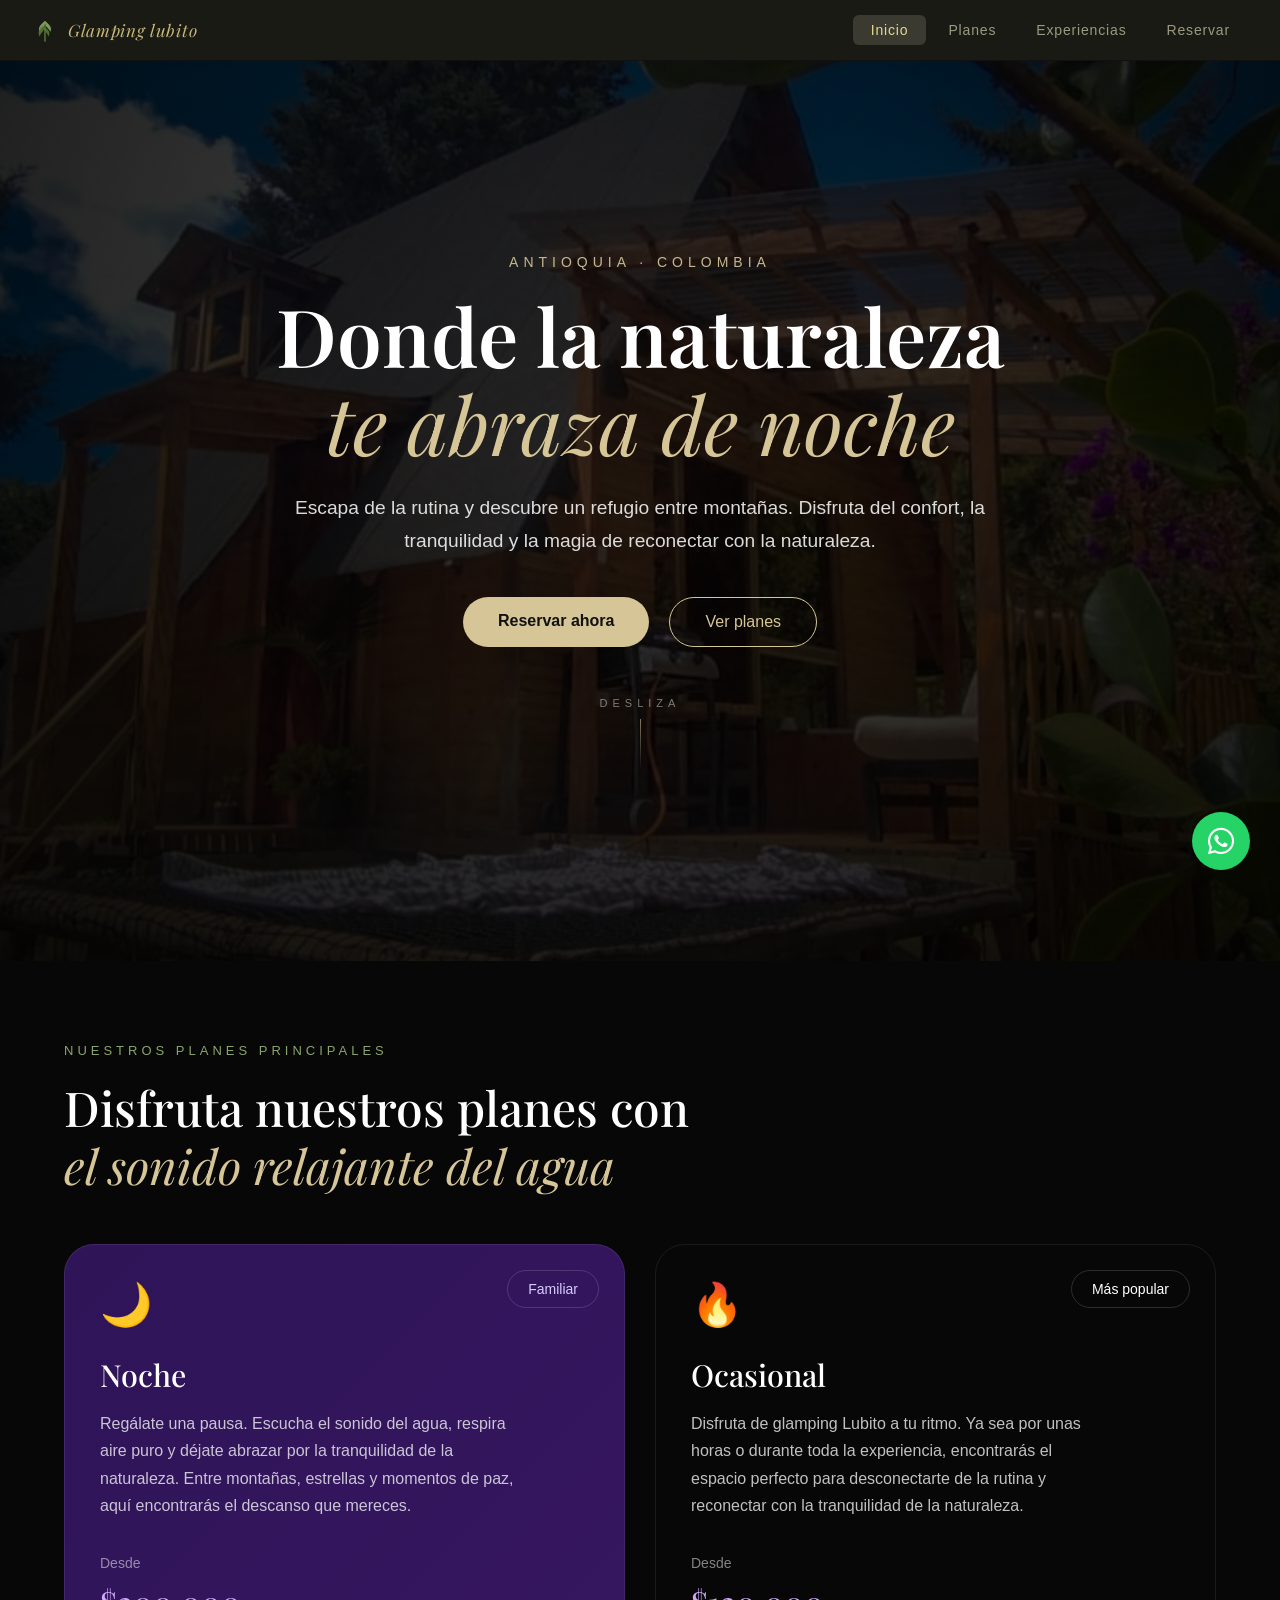
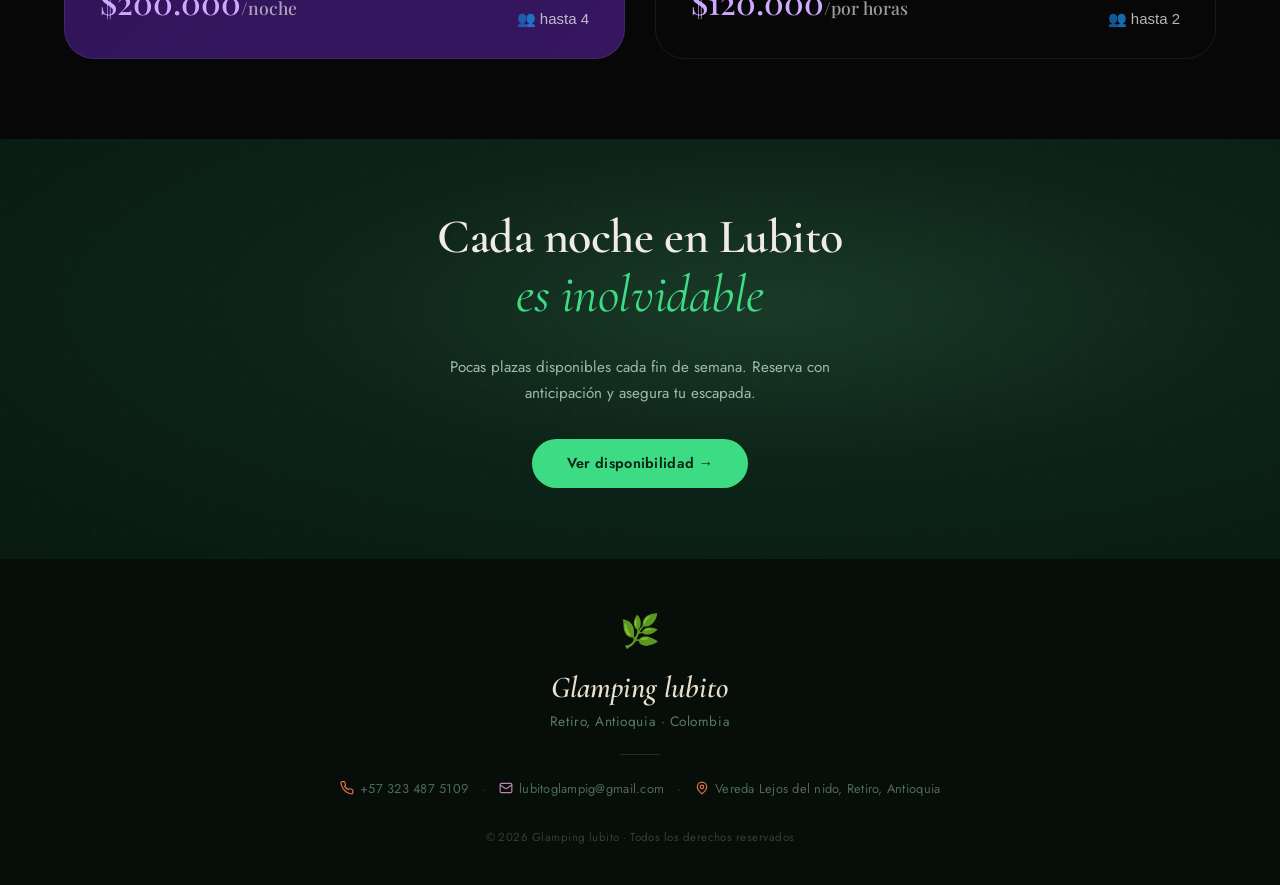
<file: index.html>
<!DOCTYPE html>
<html lang="es">
<head>
    <meta charset="UTF-8">
    <meta name="viewport" content="width=device-width, initial-scale=1.0">
    <title>Glamping Lubito</title>
    <meta name="description" content="Glamping Lubito — Vive una experiencia única en medio del bosque en Retiro, Antioquia. Domos, cabañas y naturaleza a 40 minutos de Medellín.">
    <!--CSS-->
    <link rel="stylesheet" href="/Principal/style.css">
    <!---Favicon-->
    <link rel="icon" href="/Assets/Imagenes/Logo.jpeg" type="image/x-icon">
    <!-- ICONOS -->
    <link rel="stylesheet"
        href="https://cdnjs.cloudflare.com/ajax/libs/font-awesome/6.5.1/css/all.min.css">
    <!-- FUENTES -->
    <link href="https://fonts.googleapis.com/css2?family=Playfair+Display:wght@400;500;600;700&family=Cormorant+Garamond:ital,wght@0,400;0,600;1,400;1,600&family=Jost:wght@400;600&display=swap" rel="stylesheet">
</head>
<body>
    <!-- NAVBAR -->
    <nav class="navbar">
        <a href="#" class="brand">
            <svg width="26" height="26" viewBox="0 0 28 28" fill="none" xmlns="http://www.w3.org/2000/svg">
                <path d="M14 4 C10 8, 6 10, 8 16 C10 12, 13 11, 14 8 C15 11, 18 12, 20 16 C22 10, 18 8, 14 4Z" fill="#7a9a5a"/>
                <path d="M11 10 C8 13, 6 16, 8 21 C10 17, 12 16, 13 13 C14 16, 16 17, 18 21 C20 16, 18 13, 11 10Z" fill="#5a7a3a" opacity="0.85"/>
                <line x1="14" y1="8" x2="14" y2="26" stroke="#5a7a3a" stroke-width="1.5" stroke-linecap="round"/>
            </svg>
            <span class="brand-name">Glamping lubito</span>
        </a>

        <ul class="nav-links">
            <li><a href="/index.html" class="active">Inicio</a></li>
            <li><a href="/planes.html">Planes</a></li>
            <li><a href="/experencias.html">Experiencias</a></li>
            <li><a href="/reservas.html">Reservar</a></li>
        </ul>

        <button class="hamburger" id="ham" aria-label="Abrir menú">
            <span></span>
            <span></span>
            <span></span>
        </button>
    </nav>

    <!-- MENÚ MOBILE -->
    <div class="mobile-menu" id="mobileMenu">
        <ul>
            <li><a href="/index.html" class="active">Inicio</a></li>
            <li><a href="/planes.html">Planes</a></li>
            <li><a href="/experencias.html">Experiencias</a></li>
            <li><a href="/reservas.html">Reservar</a></li>
        </ul>
    </div>

    <!-- HERO -->
    <section class="hero">
        <div class="overlay"></div>
        <div class="hero-content">
            <span class="ubicacion">ANTIOQUIA · COLOMBIA</span>

            <h1>
                Donde la naturaleza
                <span>te abraza de noche</span>
            </h1>

            <p>
                Escapa de la rutina y descubre un refugio entre montañas. 
                Disfruta del confort, la tranquilidad y la magia de reconectar con la naturaleza.
            </p>

            <div class="hero-buttons">
                <a href="/reservas.html" class="btn-primary">Reservar ahora</a>
                <a href="/planes.html" class="btn-secondary">Ver planes</a>
            </div>

            <div class="scroll">
                <span class="scroll-label">DESLIZA</span>
                <div class="scroll-line"></div>
            </div>
        </div>
    </section>

    <!-- STATS -->
    <!--<section class="stats">
        <div class="stat-item">
            <div class="stat-number">40</div>
            <div class="stat-label">hectáreas</div>
            <div class="stat-sub">de bosque nativo</div>
        </div>
        <div class="stat-item">
            <div class="stat-number">2</div>
            <div class="stat-label">Planes</div>
            <div class="stat-sub">únicos y exclusivos</div>
        </div>
        <div class="stat-item">
            <div class="stat-number">200+</div>
            <div class="stat-label">especies</div>
            <div class="stat-sub">de aves y flora</div>
        </div>
        <div class="stat-item">
            <div class="stat-number">5<span class="stat-star">★</span></div>
            <div class="stat-label">calificación</div>
            <div class="stat-sub">en Google</div>
        </div>
    </section>-->

    <!-- PLANES -->
    <section class="planes">
        <div class="planes-header">
            <span>NUESTROS PLANES PRINCIPALES</span>

            <h2>
                Disfruta nuestros planes con<br>
                <em>el sonido relajante del agua</em>
            </h2>
        </div>

        <div class="cards-planes">

            <!-- Noche -->
            <div class="card card-noche">
                <div class="badge">Familiar</div>

                <div class="icono">🌙</div>

                <h3>Noche</h3>

                <p>
                    Regálate una pausa. Escucha el sonido del agua, respira aire puro y déjate abrazar por la tranquilidad de la naturaleza. Entre montañas, estrellas y momentos de paz, aquí encontrarás el descanso que mereces.
                </p>

                <div class="precio">
                    <span>Desde</span>
                    <h4>$200.000<span>/noche</span></h4>
                </div>

                <div class="capacidad">
                    👥 hasta 4
                </div>
            </div>

            <!-- Ocasional -->
            <div class="card card-ocasional">
                <div class="badge">Más popular</div>

                <div class="icono">🔥</div>

                <h3>Ocasional</h3>

                <p>
                    Disfruta de glamping Lubito a tu ritmo. Ya sea por unas horas o durante toda la experiencia, encontrarás el espacio perfecto para desconectarte de la rutina y reconectar con la tranquilidad de la naturaleza.
                </p>

                <div class="precio">
                    <span>Desde</span>
                    <h4>$120.000<span>/por horas</span></h4>
                </div>

                <div class="capacidad">
                    👥 hasta 2
                </div>
            </div>

        </div>
    </section>

    <section class="lubito-hero">
        <div class="lubito-content">
            <h2 class="lubito-title">
                Cada noche en Lubito
                <span class="lubito-italic">es inolvidable</span>
            </h2>
            <p class="lubito-sub">
                Pocas plazas disponibles cada fin de semana. Reserva con anticipación y asegura tu escapada.
            </p>
            <a href="/reservas.html" class="lubito-btn">Ver disponibilidad →</a>
        </div>
    </section>

    <!-- WHATSAPP -->
    <a href="https://wa.me/573234875109" target="_blank" class="whatsapp-flotante">
        <i class="fa-brands fa-whatsapp"></i>
    </a>

    <!-- FOOTER -->
    <footer class="lubito-footer">
        <div class="footer-content">

            <div class="footer-icon">🌿</div>

            <div class="footer-brand">
                <span class="footer-logo">Glamping lubito</span>
                <p class="footer-location">Retiro, Antioquia · Colombia</p>
            </div>

            <div class="footer-divider"></div>

            <div class="footer-contact">
                <a href="tel:+573234875109" class="contact-item">
                    <svg width="14" height="14" viewBox="0 0 24 24" fill="none" stroke="#e8734a" stroke-width="2" stroke-linecap="round" stroke-linejoin="round">
                        <path d="M22 16.92v3a2 2 0 0 1-2.18 2 19.79 19.79 0 0 1-8.63-3.07A19.5 19.5 0 0 1 4.69 12 19.79 19.79 0 0 1 1.61 3.41 2 2 0 0 1 3.6 1.21h3a2 2 0 0 1 2 1.72c.127.96.361 1.903.7 2.81a2 2 0 0 1-.45 2.11L7.91 8.77a16 16 0 0 0 6 6l.92-.92a2 2 0 0 1 2.11-.45c.907.339 1.85.573 2.81.7A2 2 0 0 1 21.73 16z"/>
                    </svg>
                    +57 323 487 5109
                </a>
                <span class="contact-dot">·</span>
                <a href="lubitoglampig@gmail.com" class="contact-item">
                    <svg width="14" height="14" viewBox="0 0 24 24" fill="none" stroke="#c084b0" stroke-width="2" stroke-linecap="round" stroke-linejoin="round">
                        <rect x="2" y="4" width="20" height="16" rx="2"/><path d="m22 7-8.97 5.7a1.94 1.94 0 0 1-2.06 0L2 7"/>
                    </svg>
                    lubitoglampig@gmail.com
                </a>
                <span class="contact-dot">·</span>
                <span class="contact-item">
                    <svg width="14" height="14" viewBox="0 0 24 24" fill="none" stroke="#e8734a" stroke-width="2" stroke-linecap="round" stroke-linejoin="round">
                        <path d="M20 10c0 6-8 12-8 12S4 16 4 10a8 8 0 1 1 16 0z"/><circle cx="12" cy="10" r="3"/>
                    </svg>
                    Vereda Lejos del nido, Retiro, Antioquia
                </span>
            </div>

            <p class="footer-copy">© 2026 Glamping lubito · Todos los derechos reservados</p>

        </div>
    </footer>

    <script src="/Principal/script.js"></script>

</body>
</html>
</file>
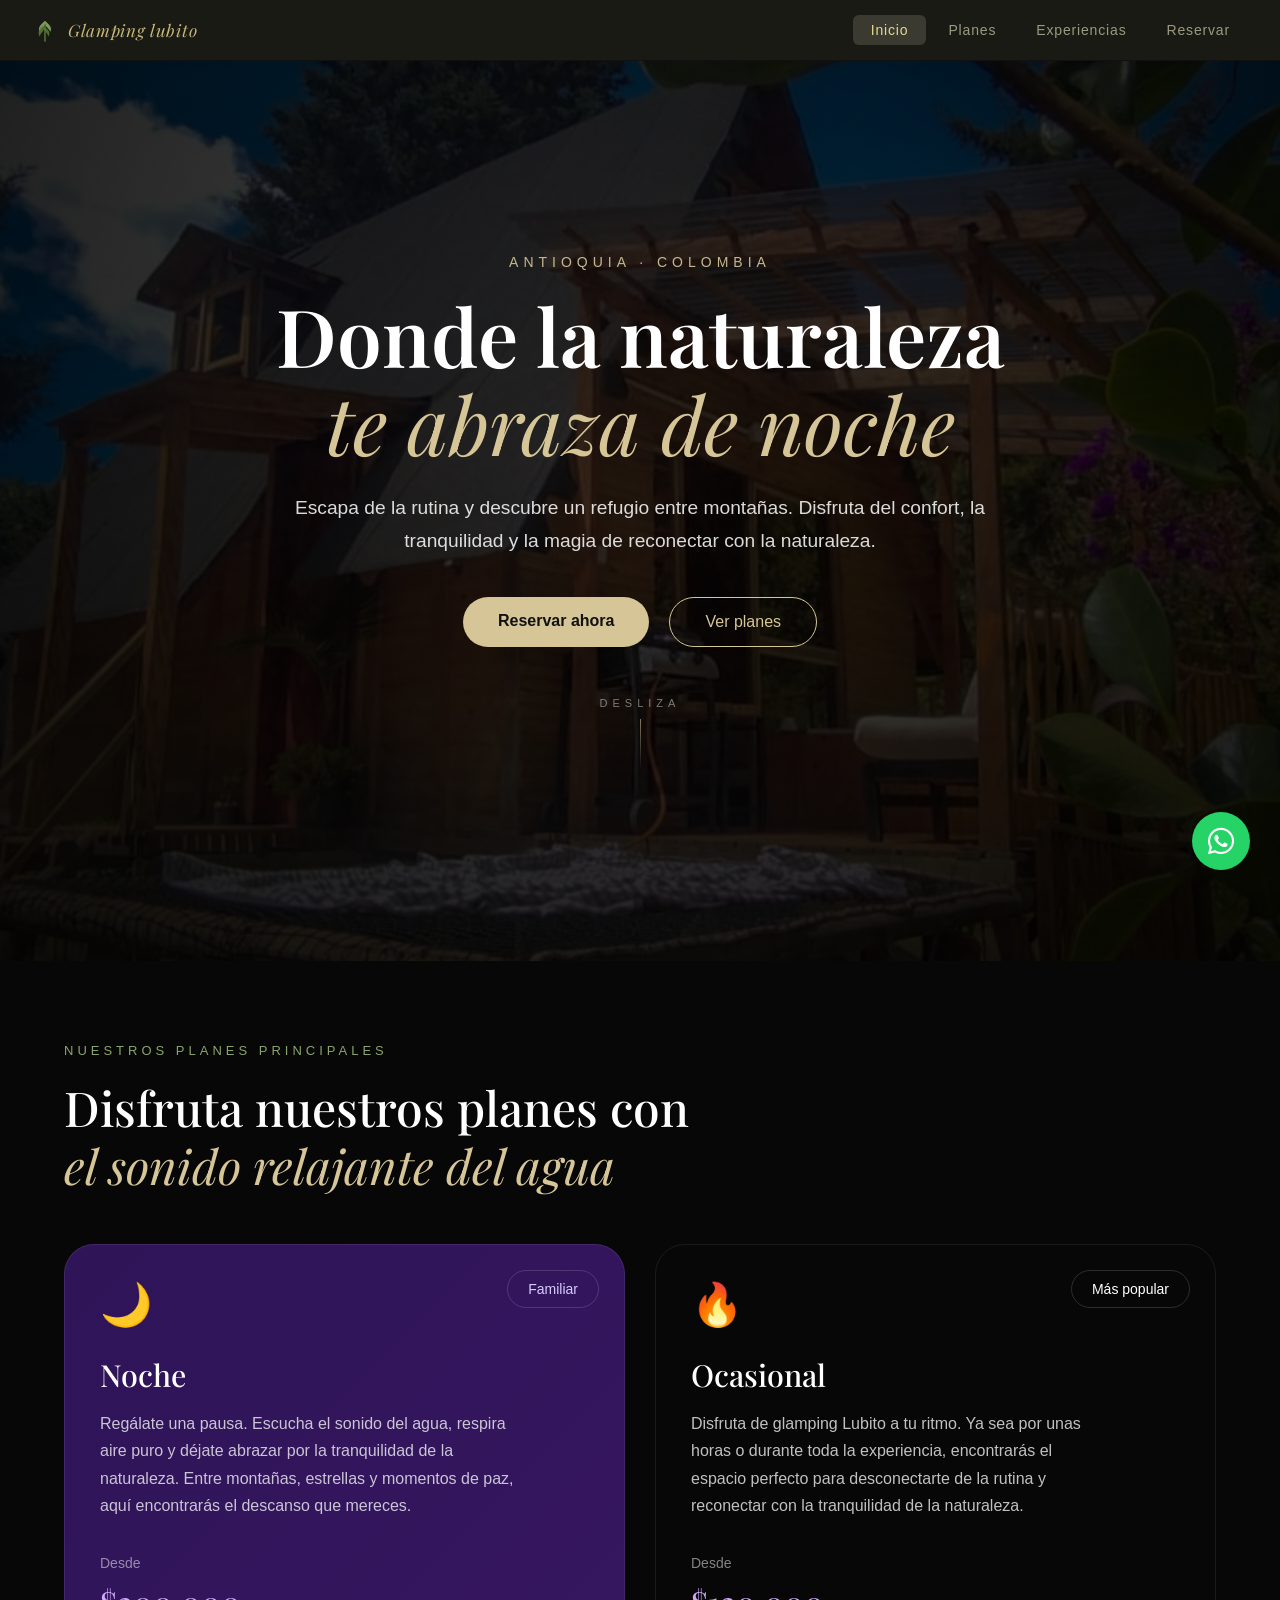
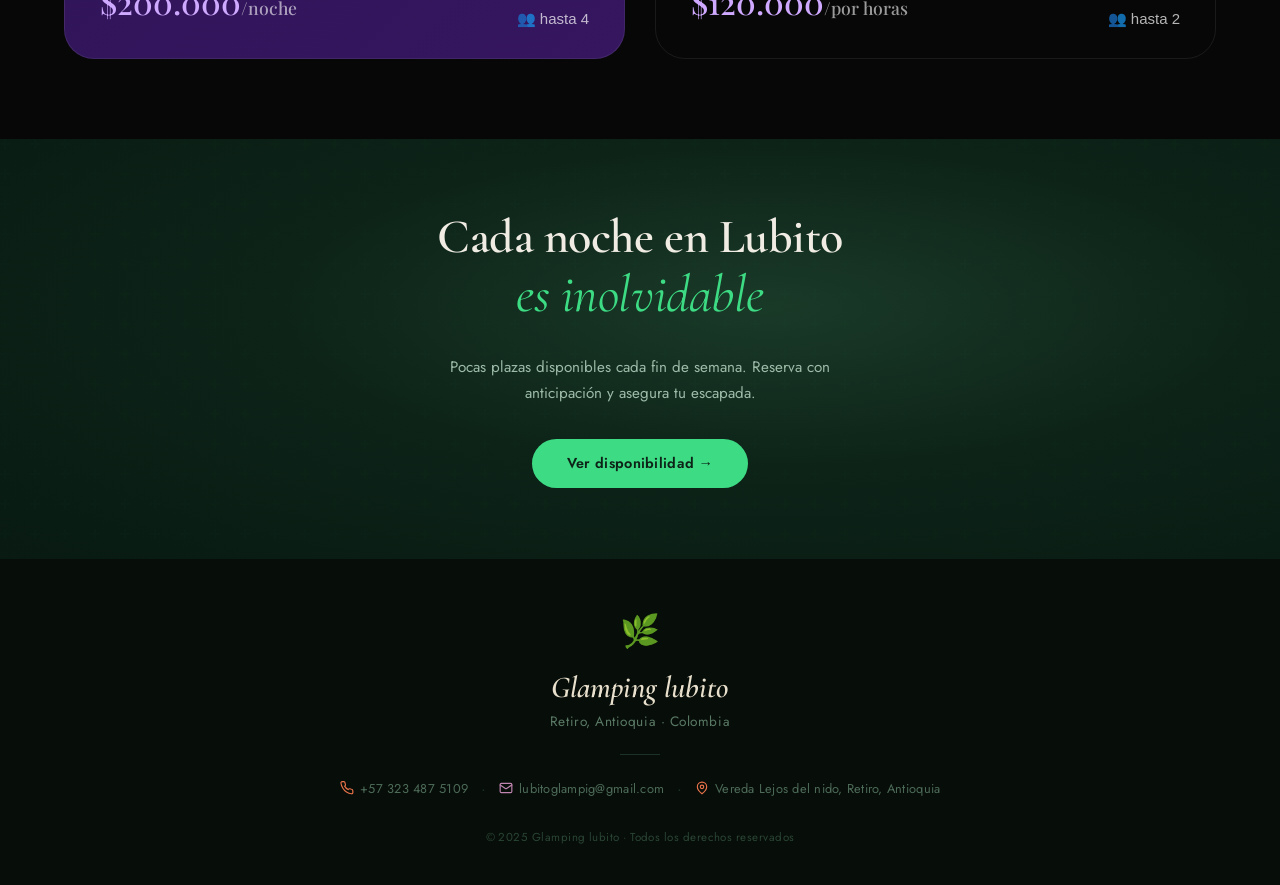
<file: Principal/index.html>
<!DOCTYPE html>
<html lang="es">
<head>
    <meta charset="UTF-8">
    <meta name="viewport" content="width=device-width, initial-scale=1.0">
    <title>Glamping Lubito</title>
    <meta name="description" content="Glamping Lubito — Vive una experiencia única en medio del bosque en Retiro, Antioquia. Domos, cabañas y naturaleza a 40 minutos de Medellín.">
    <!--CSS-->
    <link rel="stylesheet" href="style.css">
    <!---Favicon-->
    <link rel="icon" href="IMG/Logo.jpeg" type="image/x-icon">
    <!-- ICONOS -->
    <link rel="stylesheet"
        href="https://cdnjs.cloudflare.com/ajax/libs/font-awesome/6.5.1/css/all.min.css">
    <!-- FUENTES -->
    <link href="https://fonts.googleapis.com/css2?family=Playfair+Display:wght@400;500;600;700&family=Cormorant+Garamond:ital,wght@0,400;0,600;1,400;1,600&family=Jost:wght@400;600&display=swap" rel="stylesheet">
</head>
<body>
    <!-- NAVBAR -->
    <nav class="navbar">
        <a href="#" class="brand">
            <svg width="26" height="26" viewBox="0 0 28 28" fill="none" xmlns="http://www.w3.org/2000/svg">
                <path d="M14 4 C10 8, 6 10, 8 16 C10 12, 13 11, 14 8 C15 11, 18 12, 20 16 C22 10, 18 8, 14 4Z" fill="#7a9a5a"/>
                <path d="M11 10 C8 13, 6 16, 8 21 C10 17, 12 16, 13 13 C14 16, 16 17, 18 21 C20 16, 18 13, 11 10Z" fill="#5a7a3a" opacity="0.85"/>
                <line x1="14" y1="8" x2="14" y2="26" stroke="#5a7a3a" stroke-width="1.5" stroke-linecap="round"/>
            </svg>
            <span class="brand-name">Glamping lubito</span>
        </a>

        <ul class="nav-links">
            <li><a href="#" class="active">Inicio</a></li>
            <li><a href="../Planes/planes.html">Planes</a></li>
            <li><a href="#">Experiencias</a></li>
            <li><a href="#">Reservar</a></li>
        </ul>

        <button class="hamburger" id="ham" aria-label="Abrir menú">
            <span></span>
            <span></span>
            <span></span>
        </button>
    </nav>

    <!-- MENÚ MOBILE -->
    <div class="mobile-menu" id="mobileMenu">
        <ul>
            <li><a href="#" class="active">Inicio</a></li>
            <li><a href="../Planes/planes.html">Planes</a></li>
            <li><a href="#">Experiencias</a></li>
            <li><a href="#">Reservar</a></li>
        </ul>
    </div>

    <!-- HERO -->
    <section class="hero">
        <div class="overlay"></div>
        <div class="hero-content">
            <span class="ubicacion">ANTIOQUIA · COLOMBIA</span>

            <h1>
                Donde la naturaleza
                <span>te abraza de noche</span>
            </h1>

            <p>
                Escapa de la rutina y descubre un refugio entre montañas. 
                Disfruta del confort, la tranquilidad y la magia de reconectar con la naturaleza.
            </p>

            <div class="hero-buttons">
                <a href="#" class="btn-primary">Reservar ahora</a>
                <a href="../Planes/planes.html" class="btn-secondary">Ver planes</a>
            </div>

            <div class="scroll">
                <span class="scroll-label">DESLIZA</span>
                <div class="scroll-line"></div>
            </div>
        </div>
    </section>

    <!-- STATS -->
    <!--<section class="stats">
        <div class="stat-item">
            <div class="stat-number">40</div>
            <div class="stat-label">hectáreas</div>
            <div class="stat-sub">de bosque nativo</div>
        </div>
        <div class="stat-item">
            <div class="stat-number">2</div>
            <div class="stat-label">Planes</div>
            <div class="stat-sub">únicos y exclusivos</div>
        </div>
        <div class="stat-item">
            <div class="stat-number">200+</div>
            <div class="stat-label">especies</div>
            <div class="stat-sub">de aves y flora</div>
        </div>
        <div class="stat-item">
            <div class="stat-number">5<span class="stat-star">★</span></div>
            <div class="stat-label">calificación</div>
            <div class="stat-sub">en Google</div>
        </div>
    </section>-->

    <!-- PLANES -->
    <section class="planes">
        <div class="planes-header">
            <span>NUESTROS PLANES PRINCIPALES</span>

            <h2>
                Disfruta nuestros planes con<br>
                <em>el sonido relajante del agua</em>
            </h2>
        </div>

        <div class="cards-planes">

            <!-- Noche -->
            <div class="card card-noche">
                <div class="badge">Familiar</div>

                <div class="icono">🌙</div>

                <h3>Noche</h3>

                <p>
                    Regálate una pausa. Escucha el sonido del agua, respira aire puro y déjate abrazar por la tranquilidad de la naturaleza. Entre montañas, estrellas y momentos de paz, aquí encontrarás el descanso que mereces.
                </p>

                <div class="precio">
                    <span>Desde</span>
                    <h4>$200.000<span>/noche</span></h4>
                </div>

                <div class="capacidad">
                    👥 hasta 4
                </div>
            </div>

            <!-- Ocasional -->
            <div class="card card-ocasional">
                <div class="badge">Más popular</div>

                <div class="icono">🔥</div>

                <h3>Ocasional</h3>

                <p>
                    Disfruta de glamping Lubito a tu ritmo. Ya sea por unas horas o durante toda la experiencia, encontrarás el espacio perfecto para desconectarte de la rutina y reconectar con la tranquilidad de la naturaleza.
                </p>

                <div class="precio">
                    <span>Desde</span>
                    <h4>$120.000<span>/por horas</span></h4>
                </div>

                <div class="capacidad">
                    👥 hasta 2
                </div>
            </div>

        </div>
    </section>

    <section class="lubito-hero">
        <div class="lubito-content">
            <h2 class="lubito-title">
                Cada noche en Lubito
                <span class="lubito-italic">es inolvidable</span>
            </h2>
            <p class="lubito-sub">
                Pocas plazas disponibles cada fin de semana. Reserva con anticipación y asegura tu escapada.
            </p>
            <a href="#" class="lubito-btn">Ver disponibilidad →</a>
        </div>
    </section>

    <!-- WHATSAPP -->
    <a href="https://wa.me/573234875109" target="_blank" class="whatsapp-flotante">
        <i class="fa-brands fa-whatsapp"></i>
    </a>

    <!-- FOOTER -->
    <footer class="lubito-footer">
        <div class="footer-content">

            <div class="footer-icon">🌿</div>

            <div class="footer-brand">
                <span class="footer-logo">Glamping lubito</span>
                <p class="footer-location">Retiro, Antioquia · Colombia</p>
            </div>

            <div class="footer-divider"></div>

            <div class="footer-contact">
                <a href="tel:+573234875109" class="contact-item">
                    <svg width="14" height="14" viewBox="0 0 24 24" fill="none" stroke="#e8734a" stroke-width="2" stroke-linecap="round" stroke-linejoin="round">
                        <path d="M22 16.92v3a2 2 0 0 1-2.18 2 19.79 19.79 0 0 1-8.63-3.07A19.5 19.5 0 0 1 4.69 12 19.79 19.79 0 0 1 1.61 3.41 2 2 0 0 1 3.6 1.21h3a2 2 0 0 1 2 1.72c.127.96.361 1.903.7 2.81a2 2 0 0 1-.45 2.11L7.91 8.77a16 16 0 0 0 6 6l.92-.92a2 2 0 0 1 2.11-.45c.907.339 1.85.573 2.81.7A2 2 0 0 1 21.73 16z"/>
                    </svg>
                    +57 323 487 5109
                </a>
                <span class="contact-dot">·</span>
                <a href="mailto:hola@lubito.co" class="contact-item">
                    <svg width="14" height="14" viewBox="0 0 24 24" fill="none" stroke="#c084b0" stroke-width="2" stroke-linecap="round" stroke-linejoin="round">
                        <rect x="2" y="4" width="20" height="16" rx="2"/><path d="m22 7-8.97 5.7a1.94 1.94 0 0 1-2.06 0L2 7"/>
                    </svg>
                    lubitoglampig@gmail.com
                </a>
                <span class="contact-dot">·</span>
                <span class="contact-item">
                    <svg width="14" height="14" viewBox="0 0 24 24" fill="none" stroke="#e8734a" stroke-width="2" stroke-linecap="round" stroke-linejoin="round">
                        <path d="M20 10c0 6-8 12-8 12S4 16 4 10a8 8 0 1 1 16 0z"/><circle cx="12" cy="10" r="3"/>
                    </svg>
                    Vereda Lejos del nido, Retiro, Antioquia
                </span>
            </div>

            <p class="footer-copy">© 2025 Glamping lubito · Todos los derechos reservados</p>

        </div>
    </footer>

    <script src="script.js"></script>

</body>
</html>
</file>
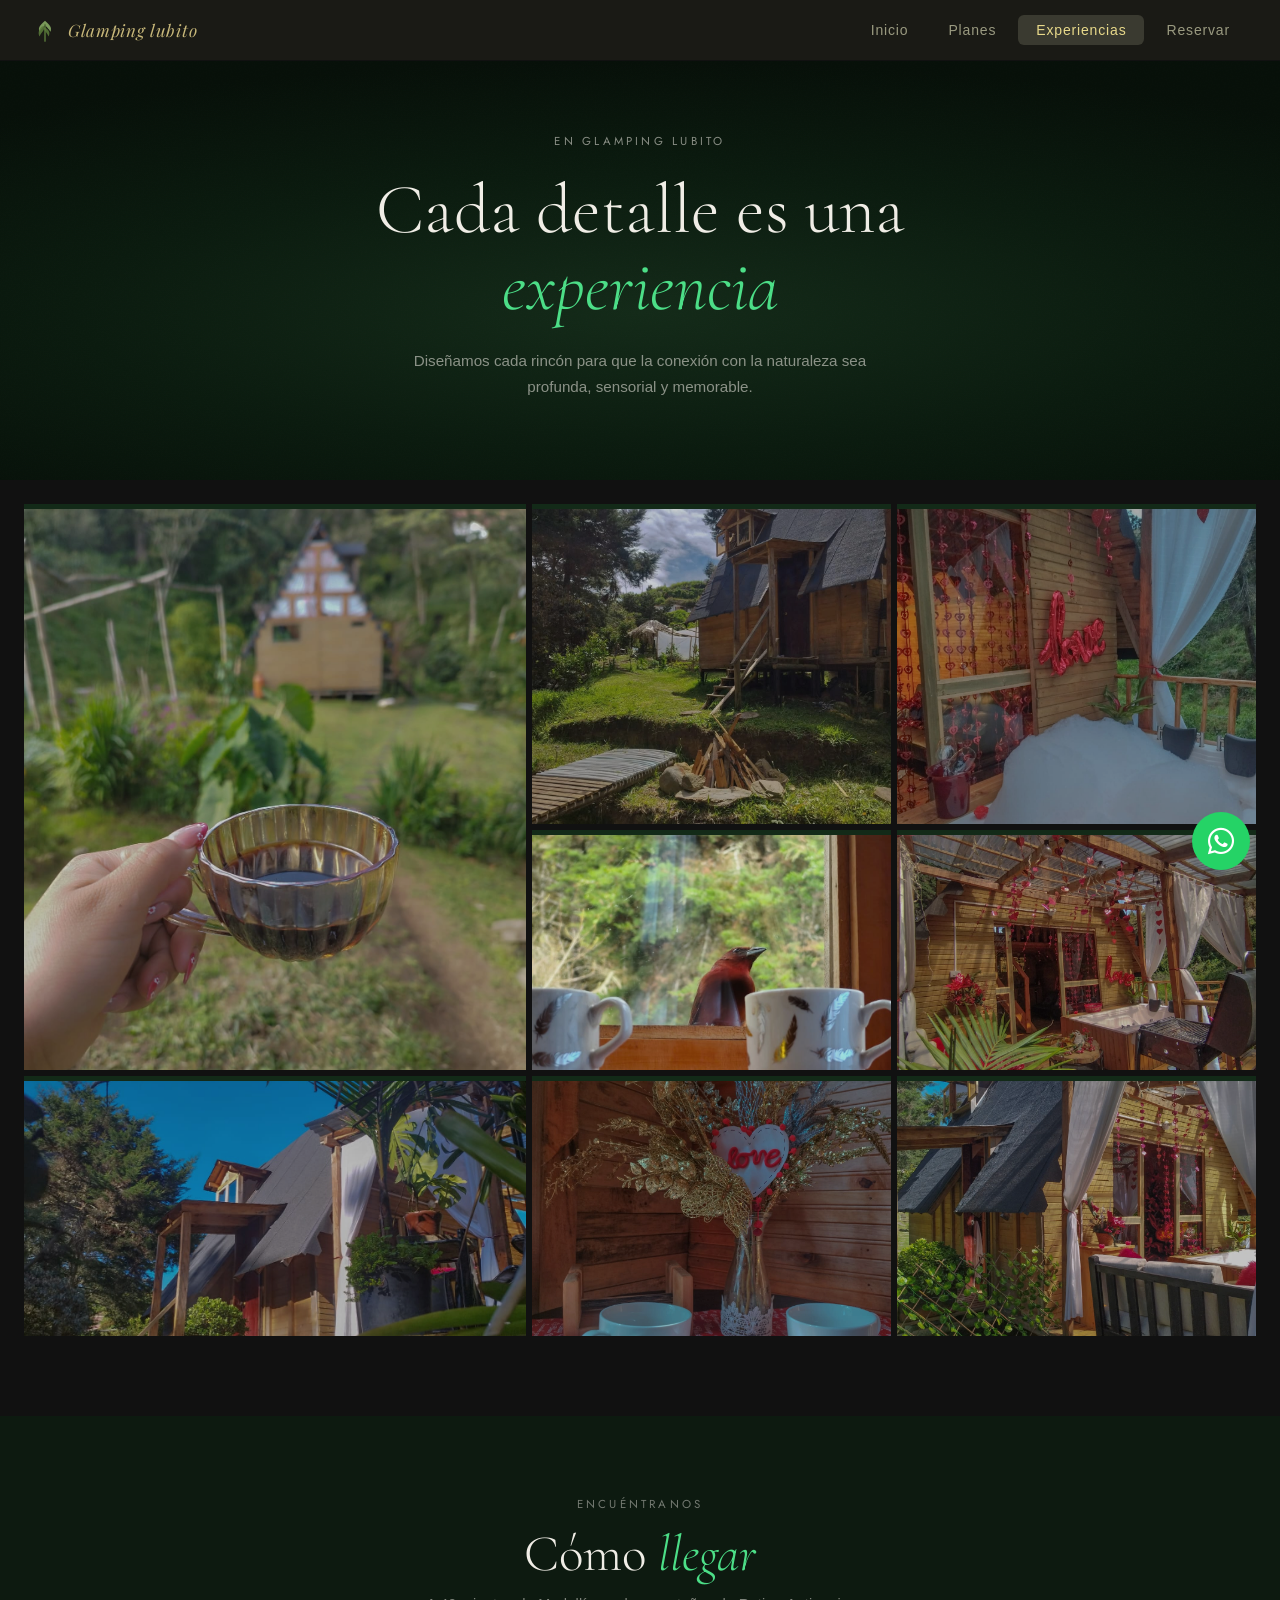
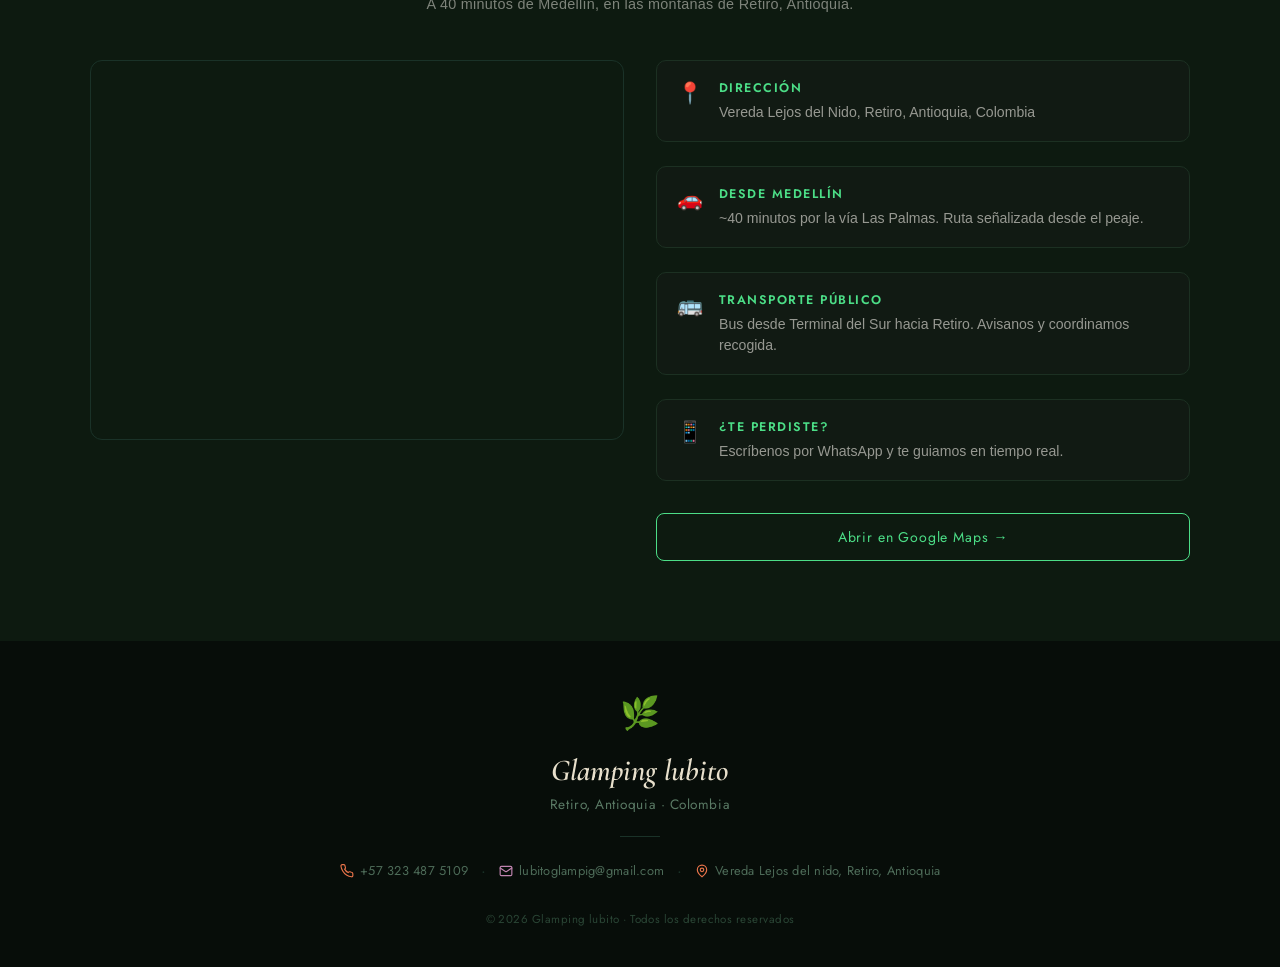
<file: experencias.html>
<!DOCTYPE html>
<html lang="es">

<head>
  <meta charset="UTF-8">
  <meta name="viewport" content="width=device-width, initial-scale=1.0">
  <title>Experiencias - Glamping lubito</title>
  <meta name="description"
    content="Glamping Lubito — Vive una experiencia única en medio del bosque en Retiro, Antioquia. Domos, cabañas y naturaleza a 40 minutos de Medellín.">
  <!--CSS-->
  <link rel="stylesheet" href="/Experiencias/style.css">
  <!---Favicon-->
  <link rel="icon" href="/Assets/Imagenes/Logo.jpeg" type="image/x-icon">
  <!-- ICONOS -->
  <link rel="stylesheet" href="https://cdnjs.cloudflare.com/ajax/libs/font-awesome/6.5.1/css/all.min.css">
  <!-- FUENTES -->
  <link
    href="https://fonts.googleapis.com/css2?family=Playfair+Display:wght@400;500;600;700&family=Cormorant+Garamond:ital,wght@0,400;0,600;1,400;1,600&family=Jost:wght@400;600&display=swap"
    rel="stylesheet">
</head>

<body>
  <!-- NAVBAR -->
  <nav class="navbar">
    <a href="#" class="brand">
      <svg width="26" height="26" viewBox="0 0 28 28" fill="none" xmlns="http://www.w3.org/2000/svg">
        <path d="M14 4 C10 8, 6 10, 8 16 C10 12, 13 11, 14 8 C15 11, 18 12, 20 16 C22 10, 18 8, 14 4Z" fill="#7a9a5a" />
        <path d="M11 10 C8 13, 6 16, 8 21 C10 17, 12 16, 13 13 C14 16, 16 17, 18 21 C20 16, 18 13, 11 10Z"
          fill="#5a7a3a" opacity="0.85" />
        <line x1="14" y1="8" x2="14" y2="26" stroke="#5a7a3a" stroke-width="1.5" stroke-linecap="round" />
      </svg>
      <span class="brand-name">Glamping lubito</span>
    </a>

    <ul class="nav-links">
      <li><a href="/index.html">Inicio</a></li>
      <li><a href="/planes.html">Planes</a></li>
      <li><a href="/experencias.html" class="active">Experiencias</a></li>
      <li><a href="/reservas.html">Reservar</a></li>
    </ul>

    <button class="hamburger" id="ham" aria-label="Abrir menú">
      <span></span>
      <span></span>
      <span></span>
    </button>
  </nav>

  <!-- MENÚ MOBILE -->
  <div class="mobile-menu" id="mobileMenu">
    <ul>
      <li><a href="/index.html">Inicio</a></li>
      <li><a href="/planes.html">Planes</a></li>
      <li><a href="/experencias.html" class="active">Experiencias</a></li>
      <li><a href="/reservas.html">Reservar</a></li>
    </ul>
  </div>

  <!-- ── HERO ── -->
  <section class="hero">
    <div class="hero-inner">
      <p class="hero-eyebrow">En Glamping Lubito</p>
      <h2 class="hero-title">Cada detalle es una <em>experiencia</em></h2>
      <p class="hero-sub">
        Diseñamos cada rincón para que la conexión con la naturaleza sea<br>
        profunda, sensorial y memorable.
      </p>
    </div>
  </section>

<!-- ── COLLAGE ── -->
  <section class="collage-wrapper">
    <div class="collage">

      <!-- Foto 1 -->
      <div class="collage-item">
        <!-- Reemplaza el src con tu imagen: <img src="foto1.jpg" alt="..."> -->
        <div class="collage-placeholder">
          <svg width="36" height="36" fill="none" stroke="currentColor" stroke-width="1.5" viewBox="0 0 24 24">
            <rect x="3" y="3" width="18" height="18" rx="2"/><circle cx="8.5" cy="8.5" r="1.5"/>
            <path d="M21 15l-5-5L5 21"/>
          </svg>
          <img src="/Experiencias/IMG/1.jpeg" alt="Glamping lubito">
        </div>
        <span class="collage-label">Glamping lubito</span>
      </div>

      <!-- Foto 2 -->
      <div class="collage-item">
        <div class="collage-placeholder">
          <svg width="36" height="36" fill="none" stroke="currentColor" stroke-width="1.5" viewBox="0 0 24 24">
            <rect x="3" y="3" width="18" height="18" rx="2"/><circle cx="8.5" cy="8.5" r="1.5"/>
            <path d="M21 15l-5-5L5 21"/>
          </svg>
          <img src="/Experiencias/IMG/2.jpg" alt="Fogata">
        </div>
        <span class="collage-label">Fogata</span>
      </div>

      <!-- Foto 3 -->
      <div class="collage-item">
        <div class="collage-placeholder">
          <svg width="36" height="36" fill="none" stroke="currentColor" stroke-width="1.5" viewBox="0 0 24 24">
            <rect x="3" y="3" width="18" height="18" rx="2"/><circle cx="8.5" cy="8.5" r="1.5"/>
            <path d="M21 15l-5-5L5 21"/>
          </svg>
          <img src="/Experiencias/IMG/3.jpeg" alt="Jacuzzi">
        </div>
        <span class="collage-label">Jacuzzi</span>
      </div>

      <!-- Foto 4 -->
      <div class="collage-item">
        <div class="collage-placeholder">
          <svg width="36" height="36" fill="none" stroke="currentColor" stroke-width="1.5" viewBox="0 0 24 24">
            <rect x="3" y="3" width="18" height="18" rx="2"/><circle cx="8.5" cy="8.5" r="1.5"/>
            <path d="M21 15l-5-5L5 21"/>
          </svg>
          <img src="/Experiencias/IMG/4.jpeg" alt="Naturaleza">
        </div>
        <span class="collage-label">Naturaleza</span>
      </div>

      <!-- Foto 5 -->
      <div class="collage-item">
        <div class="collage-placeholder">
          <svg width="36" height="36" fill="none" stroke="currentColor" stroke-width="1.5" viewBox="0 0 24 24">
            <rect x="3" y="3" width="18" height="18" rx="2"/><circle cx="8.5" cy="8.5" r="1.5"/>
            <path d="M21 15l-5-5L5 21"/>
          </svg>
          <img src="/Experiencias/IMG/5.jpeg" alt="Fogón">
        </div>
        <span class="collage-label">Fogón</span>
      </div>

      <!-- Foto 6 -->
      <div class="collage-item">
        <div class="collage-placeholder">
          <svg width="36" height="36" fill="none" stroke="currentColor" stroke-width="1.5" viewBox="0 0 24 24">
            <rect x="3" y="3" width="18" height="18" rx="2"/><circle cx="8.5" cy="8.5" r="1.5"/>
            <path d="M21 15l-5-5L5 21"/>
          </svg>
          <img src="/Experiencias/IMG/6.jpeg" alt="Cielo">
        </div>
        <span class="collage-label">Cielo</span>
      </div>

      <!-- Foto 7 -->
      <div class="collage-item">
        <div class="collage-placeholder">
          <svg width="36" height="36" fill="none" stroke="currentColor" stroke-width="1.5" viewBox="0 0 24 24">
            <rect x="3" y="3" width="18" height="18" rx="2"/><circle cx="8.5" cy="8.5" r="1.5"/>
            <path d="M21 15l-5-5L5 21"/>
          </svg>
          <img src="/Experiencias/IMG/7.jpeg" alt="Desayuno">
        </div>
        <span class="collage-label">Desayuno</span>
      </div>

      <!-- Foto 8 -->
      <div class="collage-item">
        <div class="collage-placeholder">
          <svg width="36" height="36" fill="none" stroke="currentColor" stroke-width="1.5" viewBox="0 0 24 24">
            <rect x="3" y="3" width="18" height="18" rx="2"/><circle cx="8.5" cy="8.5" r="1.5"/>
            <path d="M21 15l-5-5L5 21"/>
          </svg>
          <img src="/Experiencias/IMG/8.jpeg" alt="Jardín">
        </div>
        <span class="collage-label">Jardín</span>
      </div>

    </div>
  </section>

  <!-- ── CÓMO LLEGAR ── -->
  <section class="llegar-section">
    <div class="llegar-inner">

      <div class="llegar-header">
        <p class="llegar-eyebrow">Encuéntranos</p>
        <h2 class="llegar-title">Cómo <em>llegar</em></h2>
        <p class="llegar-sub">A 40 minutos de Medellín, en las montañas de Retiro, Antioquia.</p>
      </div>

      <div class="llegar-grid">

        <!-- Mapa -->
        <div class="llegar-mapa">
          <iframe
            src="https://www.google.com/maps/embed?pb=!1m18!1m12!1m3!1d3967.6241444265747!2d-75.47798998907243!3d6.046194428499893!2m3!1f0!2f0!3f0!3m2!1i1024!2i768!4f13.1!3m3!1m2!1s0x8e46909de3fc7dad%3A0xf3f30d613a73d06!2sLejos%20del%20Nido%2C%20Retiro%2C%20Antioquia!5e0!3m2!1ses!2sco!4v1781310749173!5m2!1ses!2sco"
            width="100%"
            height="100%"
            style="border:0;"
            allowfullscreen=""
            loading="lazy"
            referrerpolicy="no-referrer-when-downgrade"
            title="Ubicación Glamping Lubito">
          </iframe>
        </div>

        <!-- Info -->
        <div class="llegar-info">

          <div class="llegar-item">
            <div class="llegar-icon">📍</div>
            <div>
              <p class="llegar-item-title">Dirección</p>
              <p class="llegar-item-desc">Vereda Lejos del Nido, Retiro, Antioquia, Colombia</p>
            </div>
          </div>

          <div class="llegar-item">
            <div class="llegar-icon">🚗</div>
            <div>
              <p class="llegar-item-title">Desde Medellín</p>
              <p class="llegar-item-desc">~40 minutos por la vía Las Palmas. Ruta señalizada desde el peaje.</p>
            </div>
          </div>

          <div class="llegar-item">
            <div class="llegar-icon">🚌</div>
            <div>
              <p class="llegar-item-title">Transporte público</p>
              <p class="llegar-item-desc">Bus desde Terminal del Sur hacia Retiro. Avisanos y coordinamos recogida.</p>
            </div>
          </div>

          <div class="llegar-item">
            <div class="llegar-icon">📱</div>
            <div>
              <p class="llegar-item-title">¿Te perdiste?</p>
              <p class="llegar-item-desc">Escríbenos por WhatsApp y te guiamos en tiempo real.</p>
            </div>
          </div>

          <a
            href="https://maps.app.goo.gl/9TnWXbaBdfiuDs1y6"
            target="_blank"
            class="llegar-btn">
            Abrir en Google Maps →
          </a>

        </div>
      </div>
    </div>
  </section>




  <!-- WHATSAPP -->
  <a href="https://wa.me/573234875109" target="_blank" class="whatsapp-flotante">
    <i class="fa-brands fa-whatsapp"></i>
  </a>

  <!-- FOOTER -->
  <footer class="lubito-footer">
    <div class="footer-content">

      <div class="footer-icon">🌿</div>

      <div class="footer-brand">
        <span class="footer-logo">Glamping lubito</span>
        <p class="footer-location">Retiro, Antioquia · Colombia</p>
      </div>

      <div class="footer-divider"></div>

      <div class="footer-contact">
        <a href="tel:+573234875109" class="contact-item">
          <svg width="14" height="14" viewBox="0 0 24 24" fill="none" stroke="#e8734a" stroke-width="2"
            stroke-linecap="round" stroke-linejoin="round">
            <path
              d="M22 16.92v3a2 2 0 0 1-2.18 2 19.79 19.79 0 0 1-8.63-3.07A19.5 19.5 0 0 1 4.69 12 19.79 19.79 0 0 1 1.61 3.41 2 2 0 0 1 3.6 1.21h3a2 2 0 0 1 2 1.72c.127.96.361 1.903.7 2.81a2 2 0 0 1-.45 2.11L7.91 8.77a16 16 0 0 0 6 6l.92-.92a2 2 0 0 1 2.11-.45c.907.339 1.85.573 2.81.7A2 2 0 0 1 21.73 16z" />
          </svg>
          +57 323 487 5109
        </a>
        <span class="contact-dot">·</span>
        <a href="lubitoglampig@gmail.com" class="contact-item">
          <svg width="14" height="14" viewBox="0 0 24 24" fill="none" stroke="#c084b0" stroke-width="2"
            stroke-linecap="round" stroke-linejoin="round">
            <rect x="2" y="4" width="20" height="16" rx="2" />
            <path d="m22 7-8.97 5.7a1.94 1.94 0 0 1-2.06 0L2 7" />
          </svg>
          lubitoglampig@gmail.com
        </a>
        <span class="contact-dot">·</span>
        <span class="contact-item">
          <svg width="14" height="14" viewBox="0 0 24 24" fill="none" stroke="#e8734a" stroke-width="2"
            stroke-linecap="round" stroke-linejoin="round">
            <path d="M20 10c0 6-8 12-8 12S4 16 4 10a8 8 0 1 1 16 0z" />
            <circle cx="12" cy="10" r="3" />
          </svg>
          Vereda Lejos del nido, Retiro, Antioquia
        </span>
      </div>

      <p class="footer-copy">© 2026 Glamping lubito · Todos los derechos reservados</p>

    </div>
  </footer>

  <script src="/Experiencias/script.js"></script>

</body>

</html>
</file>
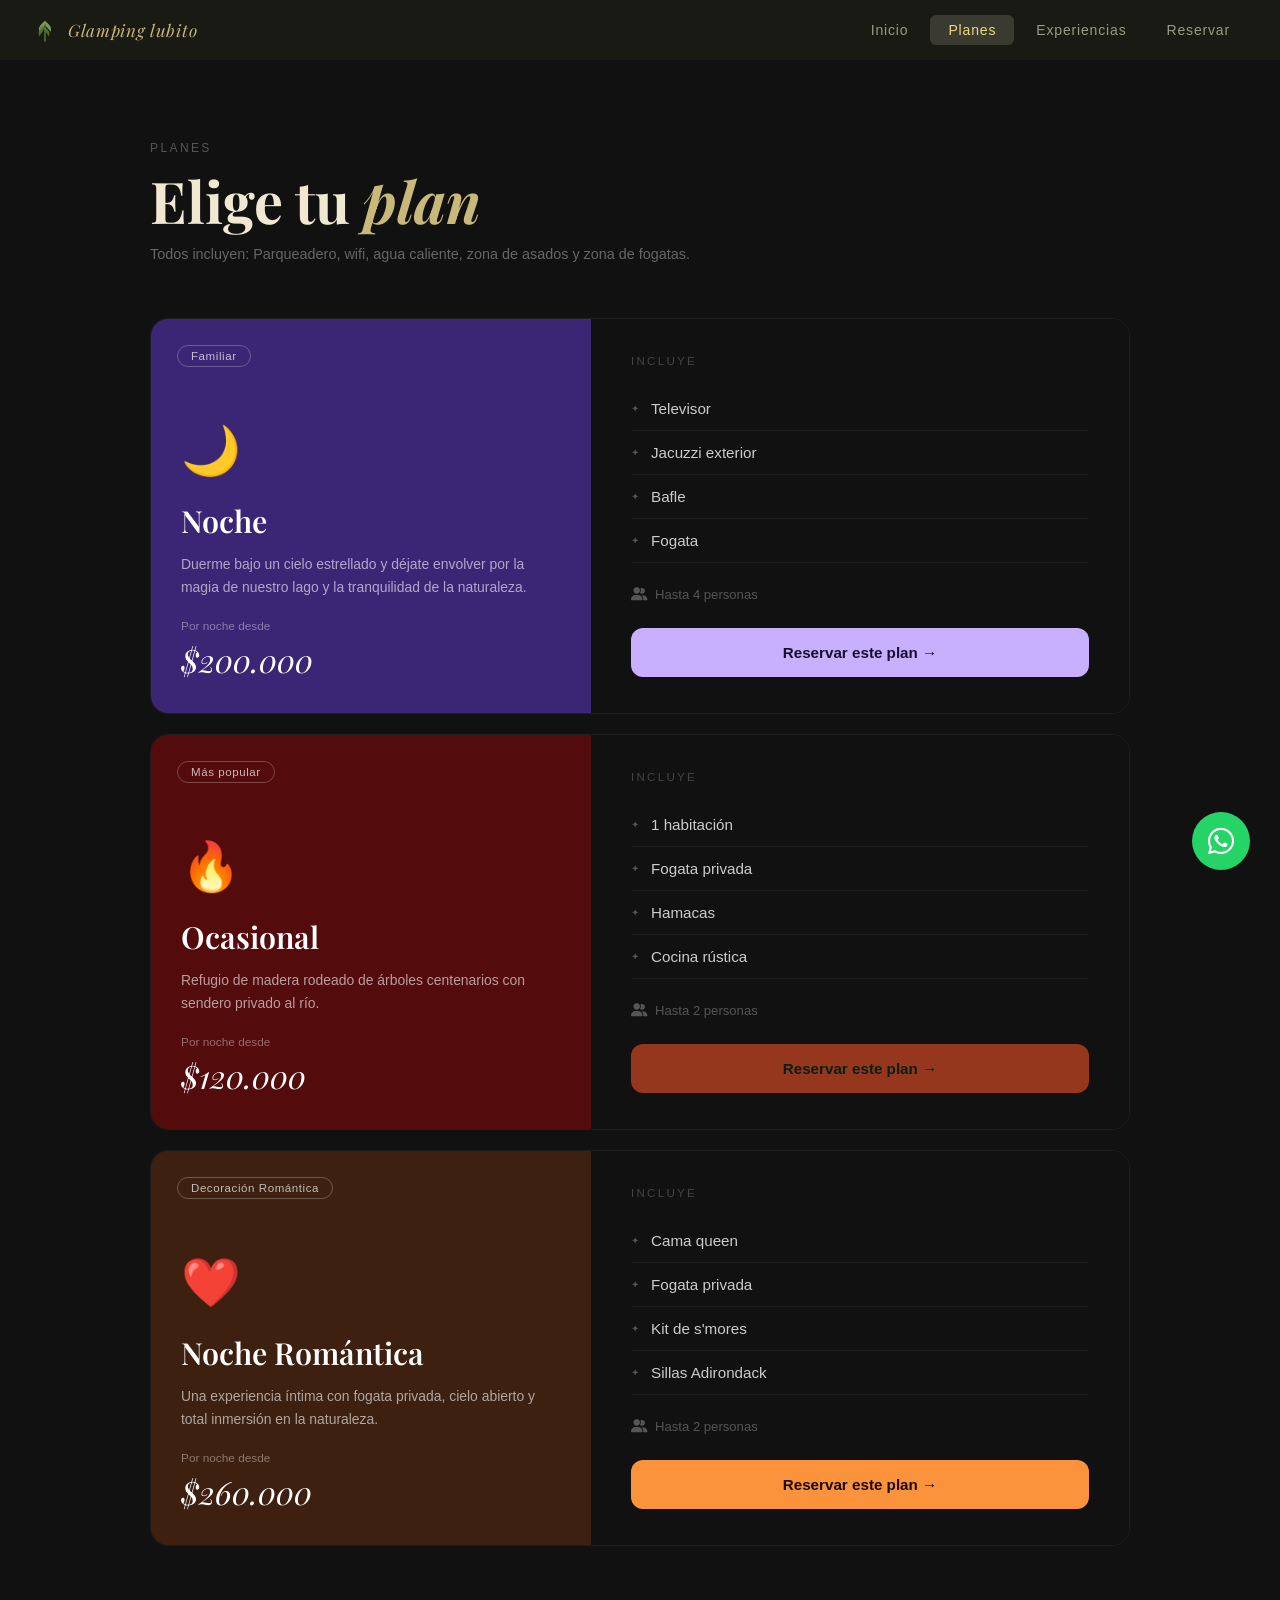
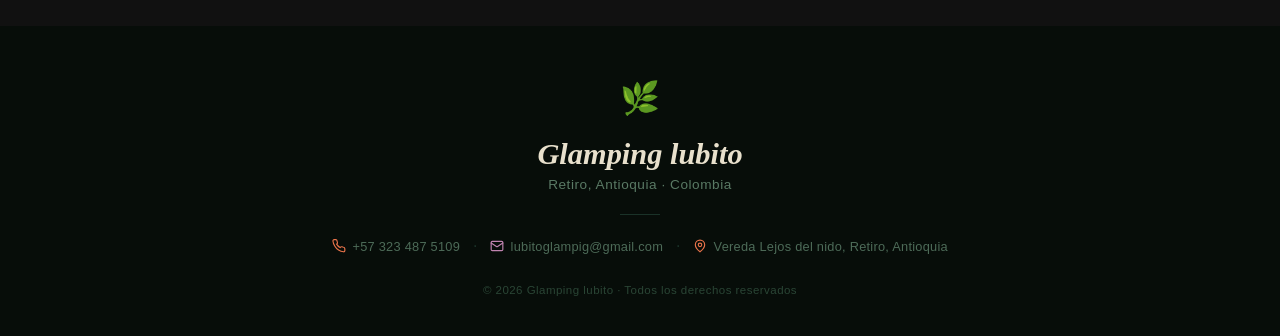
<file: planes.html>
<!DOCTYPE html>
<html lang="es">
<head>
    <meta charset="UTF-8">
    <meta name="viewport" content="width=device-width, initial-scale=1.0">
    <title>Nuestros Planes - Glamping lubito</title>
    <!--CSS-->
    <link rel="stylesheet" href="/Planes/style.css">
    <!---Favicon-->
    <link rel="icon" href="/Assets/Imagenes/Logo.jpeg" type="image/x-icon">
    <!-- ICONOS -->
    <link rel="stylesheet"
        href="https://cdnjs.cloudflare.com/ajax/libs/font-awesome/6.5.1/css/all.min.css">
    <link href="https://fonts.googleapis.com/css2?family=Playfair+Display:wght@400;500;600;700&display=swap" rel="stylesheet">
</head>
<body>
    <!-- NAVBAR -->
    <nav class="navbar">
        <a href="#" class="brand">
            <svg width="26" height="26" viewBox="0 0 28 28" fill="none" xmlns="http://www.w3.org/2000/svg">
                <path d="M14 4 C10 8, 6 10, 8 16 C10 12, 13 11, 14 8 C15 11, 18 12, 20 16 C22 10, 18 8, 14 4Z" fill="#7a9a5a"/>
                <path d="M11 10 C8 13, 6 16, 8 21 C10 17, 12 16, 13 13 C14 16, 16 17, 18 21 C20 16, 18 13, 11 10Z" fill="#5a7a3a" opacity="0.85"/>
                <line x1="14" y1="8" x2="14" y2="26" stroke="#5a7a3a" stroke-width="1.5" stroke-linecap="round"/>
            </svg>
            <span class="brand-name">Glamping lubito</span>
        </a>

        <ul class="nav-links">
            <li><a href="/index.html" >Inicio</a></li>
            <li><a href="/planes.html" class="active">Planes</a></li>
            <li><a href="/experencias.html">Experiencias</a></li>
            <li><a href="/reservas.html">Reservar</a></li>
        </ul>

        <button class="hamburger" id="ham" aria-label="Abrir menú">
            <span></span>
            <span></span>
            <span></span>
        </button>
    </nav>

    <!-- MENÚ MOBILE -->
    <div class="mobile-menu" id="mobileMenu">
        <ul>
            <li><a href="/index.html" >Inicio</a></li>
            <li><a href="/planes.html" class="active">Planes</a></li>
            <li><a href="/experencias.html">Experiencias</a></li>
            <li><a href="/reservas.html ">Reservar</a></li>
        </ul>
    </div>

    <!-- PLANES -->
     <!-- SECCIÓN PLANES -->
<section class="planes-section">
    <div class="planes-header">
        <p class="planes-label">PLANES</p>
        <h2 class="planes-title">Elige tu <em>plan</em></h2>
        <p class="planes-subtitle">Todos incluyen: Parqueadero, wifi, agua caliente, zona de asados y zona de fogatas.</p>
    </div>

    <div class="planes-lista">

        <!-- PLAN 1 -->
        <div class="plan-row">
            <div class="plan-card" style="background: #3b2575;">
                <span class="card-badge">Familiar</span>
                <div class="card-emoji">🌙</div>
                <h2 class="card-title">Noche </h2>
                <p class="card-desc">Duerme bajo un cielo estrellado y déjate envolver por la magia de nuestro lago y la tranquilidad de la naturaleza.</p>
                <p class="card-price-label">Por noche desde</p>
                <p class="card-price">$200.000</p>
            </div>
            <div class="plan-includes">
                <p class="includes-label">INCLUYE</p>
                <ul class="includes-list">
                    <li>Televisor</li>
                    <li>Jacuzzi exterior</li>
                    <li>Bafle</li>
                    <li>Fogata</li>
                </ul>
                <p class="plan-capacity"><i class="fa-solid fa-user-group"></i> Hasta 4 personas</p>
                <a href="#" onclick="irAReservar('noche')" class="btn-reservar" style="background:#c8b0ff; color:#1a0e30;">Reservar este plan →</a>
            </div>
        </div>

        <!-- PLAN 2 -->
        <div class="plan-row">
            <div class="plan-card" style="background:  rgb(83, 11, 11);">
                <span class="card-badge">Más popular</span>
                <div class="card-emoji">🔥</div>
                <h2 class="card-title">Ocasional</h2>
                <p class="card-desc">Refugio de madera rodeado de árboles centenarios con sendero privado al río.</p>
                <p class="card-price-label">Por noche desde</p>
                <p class="card-price">$120.000</p>
            </div>
            <div class="plan-includes">
                <p class="includes-label">INCLUYE</p>
                <ul class="includes-list">
                    <li>1 habitación</li>
                    <li>Fogata privada</li>
                    <li>Hamacas</li>
                    <li>Cocina rústica</li>
                </ul>
                <p class="plan-capacity"><i class="fa-solid fa-user-group"></i> Hasta 2 personas</p>
                <a href="#" onclick="irAReservar('ocasional')" class="btn-reservar" style="background:#95371d; color:#0a1f14;">Reservar este plan →</a>
            </div>
        </div>

        <!-- PLAN 3 -->
        <div class="plan-row">
            <div class="plan-card" style="background: #3d2010;">
                <span class="card-badge">Decoración Romántica</span>
                <div class="card-emoji">❤️</div>
                <h2 class="card-title">Noche Romántica</h2>
                <p class="card-desc">Una experiencia íntima con fogata privada, cielo abierto y total inmersión en la naturaleza.</p>
                <p class="card-price-label">Por noche desde</p>
                <p class="card-price">$260.000</p>
            </div>
            <div class="plan-includes">
                <p class="includes-label">INCLUYE</p>
                <ul class="includes-list">
                    <li>Cama queen</li>
                    <li>Fogata privada</li>
                    <li>Kit de s'mores</li>
                    <li>Sillas Adirondack</li>
                </ul>
                <p class="plan-capacity"><i class="fa-solid fa-user-group"></i> Hasta 2 personas</p>
                <a href="#" onclick="irAReservar('romantica')" class="btn-reservar" style="background:#fb923c; color:#1a0800;">Reservar este plan →</a>
            </div>
        </div>

    </div>
</section>

   <!-- WHATSAPP -->
    <a href="https://wa.me/573234875109" target="_blank" class="whatsapp-flotante">
        <i class="fa-brands fa-whatsapp"></i>
    </a>


    <!-- FOOTER -->
    <footer class="lubito-footer">
        <div class="footer-content">

            <div class="footer-icon">🌿</div>

            <div class="footer-brand">
                <span class="footer-logo">Glamping lubito</span>
                <p class="footer-location">Retiro, Antioquia · Colombia</p>
            </div>

            <div class="footer-divider"></div>

            <div class="footer-contact">
                <a href="tel:+573234875109" class="contact-item">
                    <svg width="14" height="14" viewBox="0 0 24 24" fill="none" stroke="#e8734a" stroke-width="2" stroke-linecap="round" stroke-linejoin="round">
                        <path d="M22 16.92v3a2 2 0 0 1-2.18 2 19.79 19.79 0 0 1-8.63-3.07A19.5 19.5 0 0 1 4.69 12 19.79 19.79 0 0 1 1.61 3.41 2 2 0 0 1 3.6 1.21h3a2 2 0 0 1 2 1.72c.127.96.361 1.903.7 2.81a2 2 0 0 1-.45 2.11L7.91 8.77a16 16 0 0 0 6 6l.92-.92a2 2 0 0 1 2.11-.45c.907.339 1.85.573 2.81.7A2 2 0 0 1 21.73 16z"/>
                    </svg>
                    +57 323 487 5109
                </a>
                <span class="contact-dot">·</span>
                <a href="lubitoglampig@gmail.com" class="contact-item">
                    <svg width="14" height="14" viewBox="0 0 24 24" fill="none" stroke="#c084b0" stroke-width="2" stroke-linecap="round" stroke-linejoin="round">
                        <rect x="2" y="4" width="20" height="16" rx="2"/><path d="m22 7-8.97 5.7a1.94 1.94 0 0 1-2.06 0L2 7"/>
                    </svg>
                    lubitoglampig@gmail.com
                </a>
                <span class="contact-dot">·</span>
                <span class="contact-item">
                    <svg width="14" height="14" viewBox="0 0 24 24" fill="none" stroke="#e8734a" stroke-width="2" stroke-linecap="round" stroke-linejoin="round">
                        <path d="M20 10c0 6-8 12-8 12S4 16 4 10a8 8 0 1 1 16 0z"/><circle cx="12" cy="10" r="3"/>
                    </svg>
                    Vereda Lejos del nido, Retiro, Antioquia
                </span>
            </div>

            <p class="footer-copy">© 2026 Glamping lubito · Todos los derechos reservados</p>

        </div>
    </footer>

    <script src="/Planes/script.js"></script>

</body>
</html>
</file>
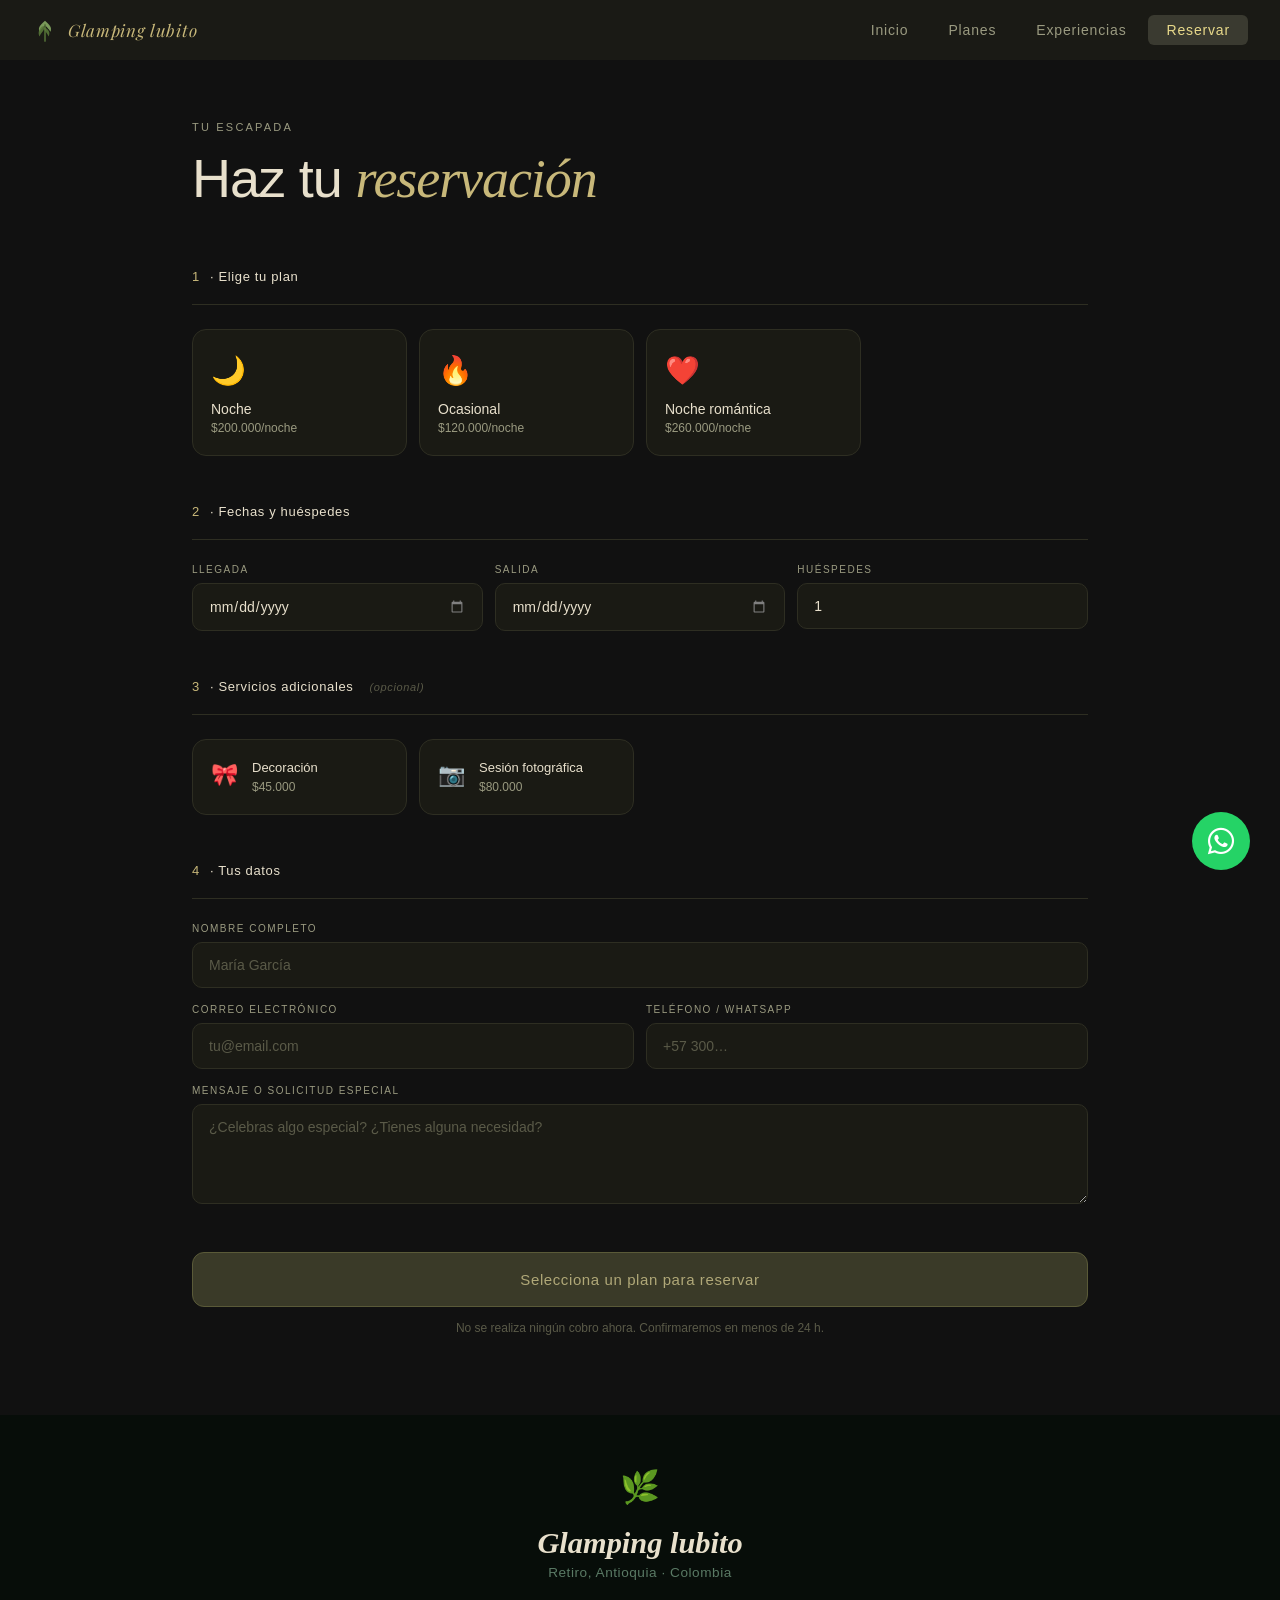
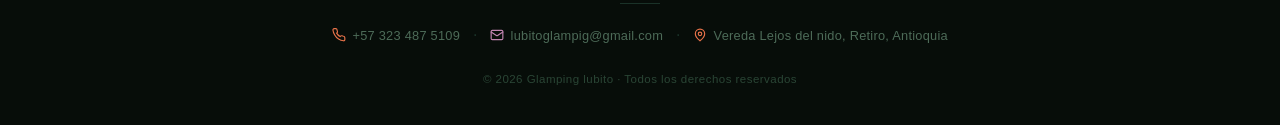
<file: reservas.html>
<!DOCTYPE html>
<html lang="es">

<head>
    <meta charset="UTF-8">
    <meta name="viewport" content="width=device-width, initial-scale=1.0">
    <title>Reservar - Glamping lubito</title>
    <!--CSS-->
    <link rel="stylesheet" href="/Reservas/style.css">
    <!---Favicon-->
    <link rel="icon" href="/Assets/Imagenes/Logo.jpeg" type="image/x-icon">
    <!-- ICONOS -->
    <link rel="stylesheet" href="https://cdnjs.cloudflare.com/ajax/libs/font-awesome/6.5.1/css/all.min.css">
    <link href="https://fonts.googleapis.com/css2?family=Playfair+Display:wght@400;500;600;700&display=swap"
        rel="stylesheet">
</head>

<body>
    <!-- NAVBAR -->
    <nav class="navbar">
        <a href="#" class="brand">
            <svg width="26" height="26" viewBox="0 0 28 28" fill="none" xmlns="http://www.w3.org/2000/svg">
                <path d="M14 4 C10 8, 6 10, 8 16 C10 12, 13 11, 14 8 C15 11, 18 12, 20 16 C22 10, 18 8, 14 4Z"
                    fill="#7a9a5a" />
                <path d="M11 10 C8 13, 6 16, 8 21 C10 17, 12 16, 13 13 C14 16, 16 17, 18 21 C20 16, 18 13, 11 10Z"
                    fill="#5a7a3a" opacity="0.85" />
                <line x1="14" y1="8" x2="14" y2="26" stroke="#5a7a3a" stroke-width="1.5" stroke-linecap="round" />
            </svg>
            <span class="brand-name">Glamping lubito</span>
        </a>

        <ul class="nav-links">
            <li><a href="/index.html">Inicio</a></li>
            <li><a href="/planes.html">Planes</a></li>
            <li><a href="/experencias.html">Experiencias</a></li>
            <li><a href="/reservas.html" class="active">Reservar</a></li>
        </ul>

        <button class="hamburger" id="ham" aria-label="Abrir menú">
            <span></span>
            <span></span>
            <span></span>
        </button>
    </nav>

    <!-- MENÚ MOBILE -->
    <div class="mobile-menu" id="mobileMenu">
        <ul>
            <li><a href="/index.html">Inicio</a></li>
            <li><a href="/planes.html">Planes</a></li>
            <li><a href="/experencias.html">Experiencias</a></li>
            <li><a href="/reservas.html" class="active">Reservar</a></li>
        </ul>
    </div>

    <!-- RESERVAS -->
    <div class="container">

        <p class="eyebrow">Tu Escapada</p>
        <h1>Haz tu <em>reservación</em></h1>

        <!-- STEP 1 -->
        <div class="section">
            <p class="section-title"><span class="num">1</span> · Elige tu plan</p>
            <div class="section-divider"></div>
            <div class="cards-grid" id="reserva-grid">
                <div class="card" data-value="noche" onclick="selectCard(this, 'reserva-grid')">
                    <span class="card-emoji">🌙</span>
                    <div class="card-name">Noche</div>
                    <div class="card-price">$200.000/noche</div>
                </div>
                <div class="card" data-value="ocasional" onclick="selectCard(this, 'reserva-grid')">
                    <span class="card-emoji">🔥</span>
                    <div class="card-name">Ocasional</div>
                    <div class="card-price">$120.000/noche</div>
                </div>
                <div class="card" data-value="romantica" onclick="selectCard(this, 'reserva-grid')">
                    <span class="card-emoji">❤️</span>
                    <div class="card-name">Noche romántica</div>
                    <div class="card-price">$260.000/noche</div>
                </div>
            </div>
        </div>

        <!-- STEP 2 -->
        <div class="section">
            <p class="section-title"><span class="num">2</span> · Fechas y huéspedes</p>
            <div class="section-divider"></div>
            <div class="dates-grid">
                <div class="field-group">
                    <label class="field-label">Llegada</label>
                    <input type="date" id="llegada">
                </div>
                <div class="field-group">
                    <label class="field-label">Salida</label>
                    <input type="date" id="salida">
                </div>
                <div class="field-group">
                    <label class="field-label">Huéspedes</label>
                    <input type="number" id="huespedes" value="1" min="1" max="4">
                </div>
            </div>
        </div>

        <!-- STEP 3 -->
        <div class="section">
            <p class="section-title"><span class="num">3</span> · Servicios adicionales <span
                    class="optional-tag">(opcional)</span></p>
            <div class="section-divider"></div>
            <div class="cards-grid" id="servicios-grid">
                <div class="addon-card" onclick="toggleAddon(this)">
                    <span class="addon-emoji">🎀</span>
                    <div class="addon-info">
                        <div class="addon-name">Decoración</div>
                        <div class="addon-price">$45.000</div>
                    </div>
                </div>
                <div class="addon-card" onclick="toggleAddon(this)">
                    <span class="addon-emoji">📷</span>
                    <div class="addon-info">
                        <div class="addon-name">Sesión fotográfica</div>
                        <div class="addon-price">$80.000</div>
                    </div>
                </div>
            </div>
        </div>

        <!-- STEP 4 -->
        <div class="section">
            <p class="section-title"><span class="num">4</span> · Tus datos</p>
            <div class="section-divider"></div>
            <div class="data-grid">
                <div class="field-group">
                    <label class="field-label">Nombre completo</label>
                    <input type="text" id="nombre" placeholder="María García">
                </div>
                <div class="data-row-2">
                    <div class="field-group">
                        <label class="field-label">Correo electrónico</label>
                        <input type="email" id="email" placeholder="tu@email.com">
                    </div>
                    <div class="field-group">
                        <label class="field-label">Teléfono / WhatsApp</label>
                        <input type="tel" id="telefono" placeholder="+57 300…">
                    </div>
                </div>
                <div class="field-group">
                    <label class="field-label">Mensaje o solicitud especial</label>
                    <textarea id="mensaje" placeholder="¿Celebras algo especial? ¿Tienes alguna necesidad?"></textarea>
                </div>
            </div>
        </div>

        <!-- RESUMEN -->
        <div class="section" id="resumen-section" style="display:none;">
            <p class="section-title"><span class="num">5</span> · Resumen</p>
            <div class="section-divider"></div>
            <div class="resumen-box">
                <div id="resumen-lineas"></div>
                <div class="resumen-divider"></div>
                <div class="resumen-total">
                    <span>Total estimado</span>
                    <span id="resumen-total-valor">$0</span>
                </div>
            </div>
        </div>

        <!-- SUBMIT -->
        <div class="submit-area">
            <button class="btn-submit" id="btn-submit" onclick="enviarReserva()">Selecciona un plan para
                reservar</button>
            <p class="submit-note">No se realiza ningún cobro ahora. Confirmaremos en menos de 24 h.</p>
        </div>
    </div>

     <!-- CONFIRMACIÓN -->
        <div id="confirmacion" style="display:none;">
            <div class="confirm-box">
                <div class="confirm-icon">🌿</div>
                <h2 class="confirm-titulo">¡Reserva enviada!</h2>
                <p class="confirm-texto">
                    Gracias, <strong id="conf-nombre"></strong>. Hemos recibido tu solicitud para el plan <em
                        id="conf-plan"></em>.
                </p>
                <p class="confirm-texto">
                    Te contactaremos a <strong id="conf-telefono"></strong> en menos de 24 horas para confirmar.
                </p>
                <div class="confirm-resumen">
                    <div class="conf-linea">
                        <span>Alojamiento</span>
                        <span id="conf-aloj"></span>
                    </div>
                    <div class="conf-linea">
                        <span>Llegada</span>
                        <span id="conf-llegada"></span>
                    </div>
                    <div class="conf-linea">
                        <span>Salida</span>
                        <span id="conf-salida"></span>
                    </div>
                    <div class="conf-linea">
                        <span>Noches</span>
                        <span id="conf-noches"></span>
                    </div>
                    <div class="conf-linea">
                        <span>Huéspedes</span>
                        <span id="conf-huespedes"></span>
                    </div>
                    <div class="conf-divider"></div>
                    <div class="conf-linea conf-total">
                        <span>Total estimado</span>
                        <span id="conf-total"></span>
                    </div>
                </div>
                <a href="/index.html" class="conf-volver">← Volver al inicio</a>
            </div>
        </div>

    <!-- WHATSAPP -->
    <a href="https://wa.me/573234875109?text=Hola%2C%20quiero%20información%20sobre%20el%20glamping%20🎈" target="_blank" class="whatsapp-flotante">
        <i class="fa-brands fa-whatsapp"></i>
    </a>


    <!-- FOOTER -->
    <footer class="lubito-footer">
        <div class="footer-content">

            <div class="footer-icon">🌿</div>

            <div class="footer-brand">
                <span class="footer-logo">Glamping lubito</span>
                <p class="footer-location">Retiro, Antioquia · Colombia</p>
            </div>

            <div class="footer-divider"></div>

            <div class="footer-contact">
                <a href="tel:+573234875109" class="contact-item">
                    <svg width="14" height="14" viewBox="0 0 24 24" fill="none" stroke="#e8734a" stroke-width="2"
                        stroke-linecap="round" stroke-linejoin="round">
                        <path
                            d="M22 16.92v3a2 2 0 0 1-2.18 2 19.79 19.79 0 0 1-8.63-3.07A19.5 19.5 0 0 1 4.69 12 19.79 19.79 0 0 1 1.61 3.41 2 2 0 0 1 3.6 1.21h3a2 2 0 0 1 2 1.72c.127.96.361 1.903.7 2.81a2 2 0 0 1-.45 2.11L7.91 8.77a16 16 0 0 0 6 6l.92-.92a2 2 0 0 1 2.11-.45c.907.339 1.85.573 2.81.7A2 2 0 0 1 21.73 16z" />
                    </svg>
                    +57 323 487 5109
                </a>
                <span class="contact-dot">·</span>
                <a href="lubitoglampig@gmail.com" class="contact-item">
                    <svg width="14" height="14" viewBox="0 0 24 24" fill="none" stroke="#c084b0" stroke-width="2"
                        stroke-linecap="round" stroke-linejoin="round">
                        <rect x="2" y="4" width="20" height="16" rx="2" />
                        <path d="m22 7-8.97 5.7a1.94 1.94 0 0 1-2.06 0L2 7" />
                    </svg>
                    lubitoglampig@gmail.com
                </a>
                <span class="contact-dot">·</span>
                <span class="contact-item">
                    <svg width="14" height="14" viewBox="0 0 24 24" fill="none" stroke="#e8734a" stroke-width="2"
                        stroke-linecap="round" stroke-linejoin="round">
                        <path d="M20 10c0 6-8 12-8 12S4 16 4 10a8 8 0 1 1 16 0z" />
                        <circle cx="12" cy="10" r="3" />
                    </svg>
                    Vereda Lejos del nido, Retiro, Antioquia
                </span>
            </div>

            <p class="footer-copy">© 2026 Glamping lubito · Todos los derechos reservados</p>

        </div>
    </footer>

    <script src="/Reservas/script.js"></script>

</body>

</html>
</file>
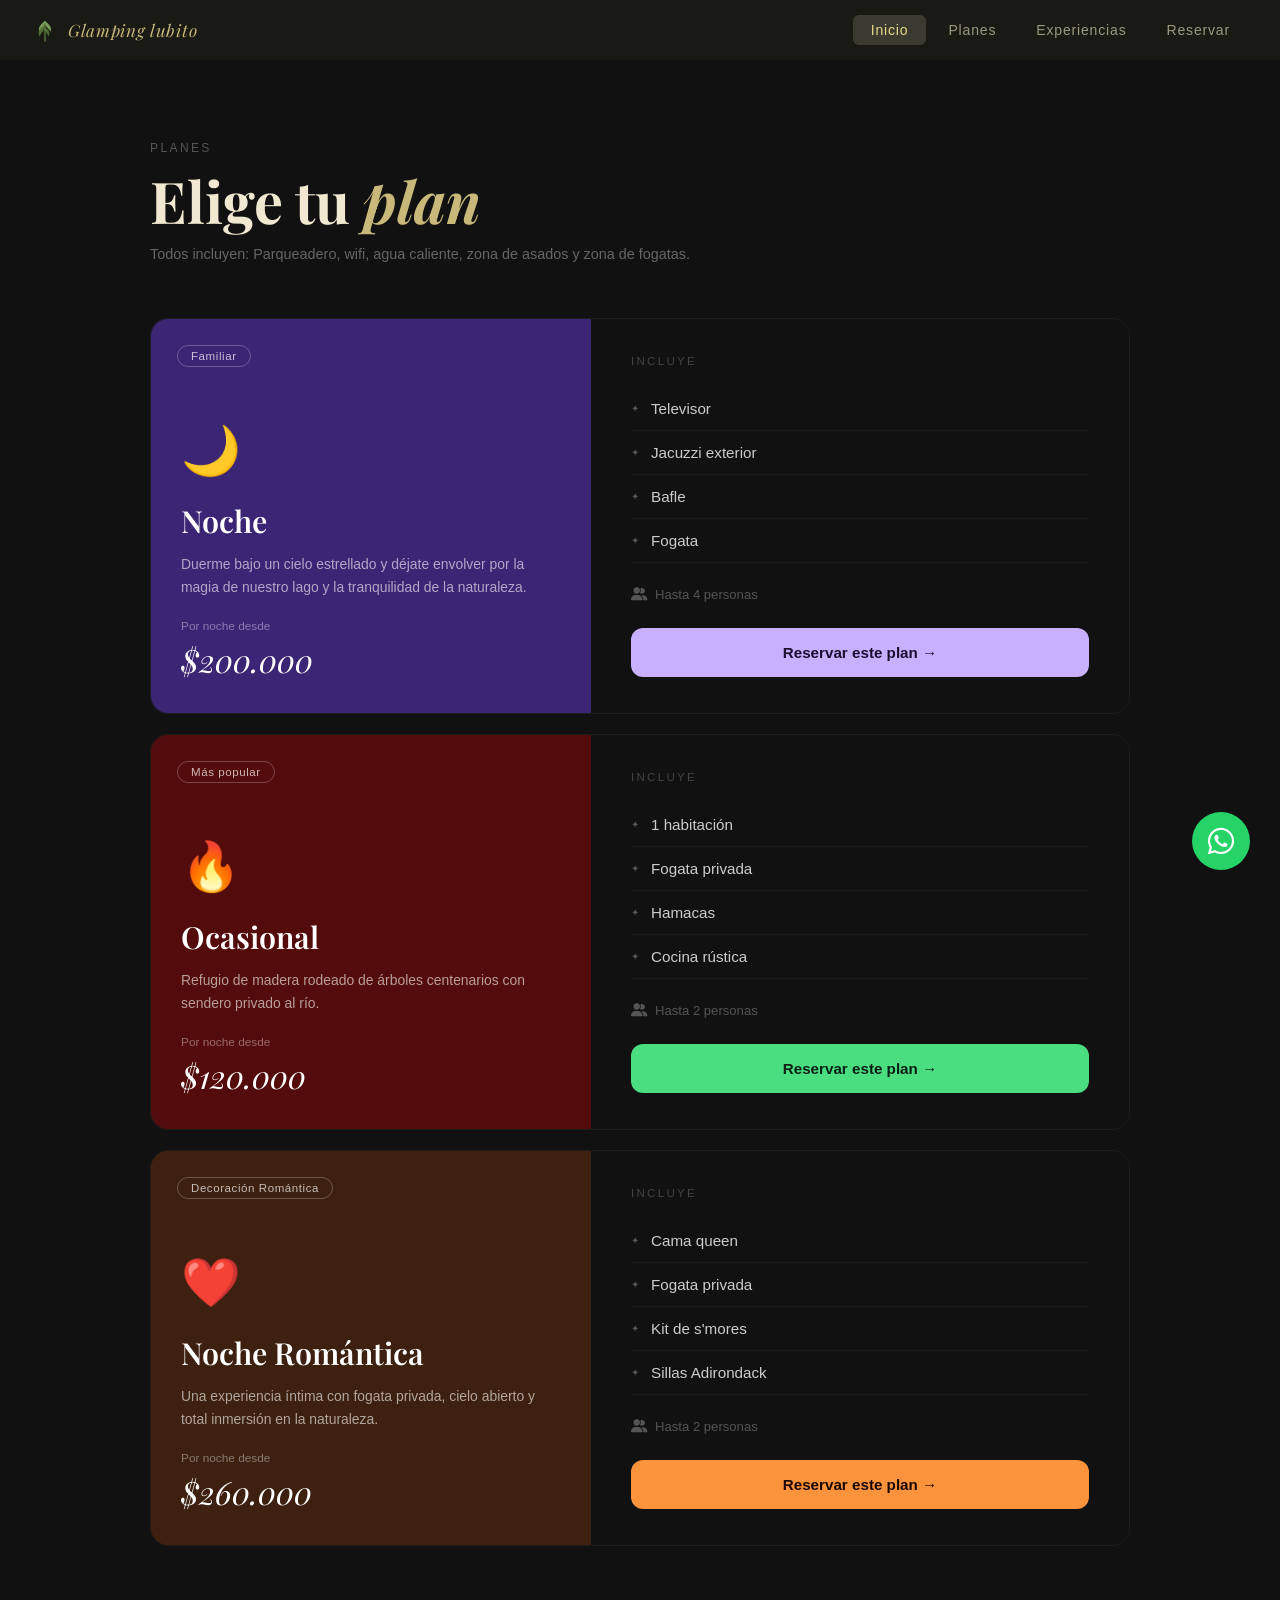
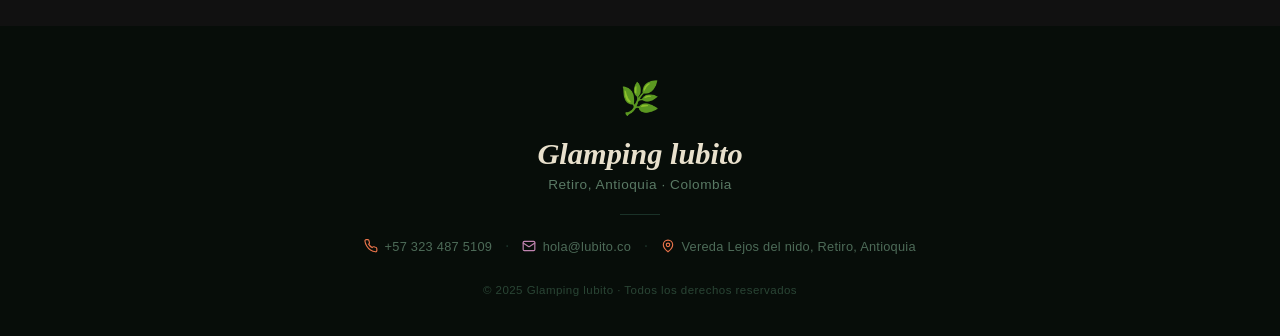
<file: Planes/planes.html>
<!DOCTYPE html>
<html lang="en">
<head>
    <meta charset="UTF-8">
    <meta name="viewport" content="width=device-width, initial-scale=1.0">
    <title>Nuestros Planes</title>
    <!--CSS-->
    <link rel="stylesheet" href="style.css">
    <!---Favicon-->
    <link rel="icon" href="IMG/Logo.jpeg" type="image/x-icon">
    <!-- ICONOS -->
    <link rel="stylesheet"
        href="https://cdnjs.cloudflare.com/ajax/libs/font-awesome/6.5.1/css/all.min.css">
    <link href="https://fonts.googleapis.com/css2?family=Playfair+Display:wght@400;500;600;700&display=swap" rel="stylesheet">
</head>
<body>
    <!-- NAVBAR -->
    <nav class="navbar">
        <a href="#" class="brand">
            <svg width="26" height="26" viewBox="0 0 28 28" fill="none" xmlns="http://www.w3.org/2000/svg">
                <path d="M14 4 C10 8, 6 10, 8 16 C10 12, 13 11, 14 8 C15 11, 18 12, 20 16 C22 10, 18 8, 14 4Z" fill="#7a9a5a"/>
                <path d="M11 10 C8 13, 6 16, 8 21 C10 17, 12 16, 13 13 C14 16, 16 17, 18 21 C20 16, 18 13, 11 10Z" fill="#5a7a3a" opacity="0.85"/>
                <line x1="14" y1="8" x2="14" y2="26" stroke="#5a7a3a" stroke-width="1.5" stroke-linecap="round"/>
            </svg>
            <span class="brand-name">Glamping lubito</span>
        </a>

        <ul class="nav-links">
            <li><a href="../Principal/index.html" class="active">Inicio</a></li>
            <li><a href="../Planes/planes.html">Planes</a></li>
            <li><a href="#">Experiencias</a></li>
            <li><a href="#">Reservar</a></li>
        </ul>

        <button class="hamburger" id="ham" aria-label="Abrir menú">
            <span></span>
            <span></span>
            <span></span>
        </button>
    </nav>

    <!-- MENÚ MOBILE -->
    <div class="mobile-menu" id="mobileMenu">
        <ul>
            <li><a href="/Principal/index.html" class="active">Inici</a></li>
            <li><a href="../Planes/planes.html">Planes</a></li>
            <li><a href="#">Experiencias</a></li>
            <li><a href="#">Reservar</a></li>
        </ul>
    </div>

    <!-- PLANES -->
     <!-- SECCIÓN PLANES -->
<section class="planes-section">
    <div class="planes-header">
        <p class="planes-label">PLANES</p>
        <h2 class="planes-title">Elige tu <em>plan</em></h2>
        <p class="planes-subtitle">Todos incluyen: Parqueadero, wifi, agua caliente, zona de asados y zona de fogatas.</p>
    </div>

    <div class="planes-lista">

        <!-- PLAN 1 -->
        <div class="plan-row">
            <div class="plan-card" style="background: #3b2575;">
                <span class="card-badge">Familiar</span>
                <div class="card-emoji">🌙</div>
                <h2 class="card-title">Noche </h2>
                <p class="card-desc">Duerme bajo un cielo estrellado y déjate envolver por la magia de nuestro lago y la tranquilidad de la naturaleza.</p>
                <p class="card-price-label">Por noche desde</p>
                <p class="card-price">$200.000</p>
            </div>
            <div class="plan-includes">
                <p class="includes-label">INCLUYE</p>
                <ul class="includes-list">
                    <li>Televisor</li>
                    <li>Jacuzzi exterior</li>
                    <li>Bafle</li>
                    <li>Fogata</li>
                </ul>
                <p class="plan-capacity"><i class="fa-solid fa-user-group"></i> Hasta 4 personas</p>
                <a href="https://wa.me/573234875109" target="_blank" class="btn-reservar" style="background:#c8b0ff; color:#1a0e30;">Reservar este plan →</a>
            </div>
        </div>

        <!-- PLAN 2 -->
        <div class="plan-row">
            <div class="plan-card" style="background:  rgb(83, 11, 11);">
                <span class="card-badge">Más popular</span>
                <div class="card-emoji">🔥</div>
                <h2 class="card-title">Ocasional</h2>
                <p class="card-desc">Refugio de madera rodeado de árboles centenarios con sendero privado al río.</p>
                <p class="card-price-label">Por noche desde</p>
                <p class="card-price">$120.000</p>
            </div>
            <div class="plan-includes">
                <p class="includes-label">INCLUYE</p>
                <ul class="includes-list">
                    <li>1 habitación</li>
                    <li>Fogata privada</li>
                    <li>Hamacas</li>
                    <li>Cocina rústica</li>
                </ul>
                <p class="plan-capacity"><i class="fa-solid fa-user-group"></i> Hasta 2 personas</p>
                <a href="https://wa.me/573234875109" target="_blank" class="btn-reservar" style="background:#4ade80; color:#0a1f14;">Reservar este plan →</a>
            </div>
        </div>

        <!-- PLAN 3 -->
        <div class="plan-row">
            <div class="plan-card" style="background: #3d2010;">
                <span class="card-badge">Decoración Romántica</span>
                <div class="card-emoji">❤️</div>
                <h2 class="card-title">Noche Romántica</h2>
                <p class="card-desc">Una experiencia íntima con fogata privada, cielo abierto y total inmersión en la naturaleza.</p>
                <p class="card-price-label">Por noche desde</p>
                <p class="card-price">$260.000</p>
            </div>
            <div class="plan-includes">
                <p class="includes-label">INCLUYE</p>
                <ul class="includes-list">
                    <li>Cama queen</li>
                    <li>Fogata privada</li>
                    <li>Kit de s'mores</li>
                    <li>Sillas Adirondack</li>
                </ul>
                <p class="plan-capacity"><i class="fa-solid fa-user-group"></i> Hasta 2 personas</p>
                <a href="https://wa.me/573234875109" target="_blank" class="btn-reservar" style="background:#fb923c; color:#1a0800;">Reservar este plan →</a>
            </div>
        </div>

    </div>
</section>

   <!-- WHATSAPP -->
    <a href="https://wa.me/573234875109" target="_blank" class="whatsapp-flotante">
        <i class="fa-brands fa-whatsapp"></i>
    </a>


    <!-- FOOTER -->
    <footer class="lubito-footer">
        <div class="footer-content">

            <div class="footer-icon">🌿</div>

            <div class="footer-brand">
                <span class="footer-logo">Glamping lubito</span>
                <p class="footer-location">Retiro, Antioquia · Colombia</p>
            </div>

            <div class="footer-divider"></div>

            <div class="footer-contact">
                <a href="tel:+573234875109" class="contact-item">
                    <svg width="14" height="14" viewBox="0 0 24 24" fill="none" stroke="#e8734a" stroke-width="2" stroke-linecap="round" stroke-linejoin="round">
                        <path d="M22 16.92v3a2 2 0 0 1-2.18 2 19.79 19.79 0 0 1-8.63-3.07A19.5 19.5 0 0 1 4.69 12 19.79 19.79 0 0 1 1.61 3.41 2 2 0 0 1 3.6 1.21h3a2 2 0 0 1 2 1.72c.127.96.361 1.903.7 2.81a2 2 0 0 1-.45 2.11L7.91 8.77a16 16 0 0 0 6 6l.92-.92a2 2 0 0 1 2.11-.45c.907.339 1.85.573 2.81.7A2 2 0 0 1 21.73 16z"/>
                    </svg>
                    +57 323 487 5109
                </a>
                <span class="contact-dot">·</span>
                <a href="mailto:hola@lubito.co" class="contact-item">
                    <svg width="14" height="14" viewBox="0 0 24 24" fill="none" stroke="#c084b0" stroke-width="2" stroke-linecap="round" stroke-linejoin="round">
                        <rect x="2" y="4" width="20" height="16" rx="2"/><path d="m22 7-8.97 5.7a1.94 1.94 0 0 1-2.06 0L2 7"/>
                    </svg>
                    hola@lubito.co
                </a>
                <span class="contact-dot">·</span>
                <span class="contact-item">
                    <svg width="14" height="14" viewBox="0 0 24 24" fill="none" stroke="#e8734a" stroke-width="2" stroke-linecap="round" stroke-linejoin="round">
                        <path d="M20 10c0 6-8 12-8 12S4 16 4 10a8 8 0 1 1 16 0z"/><circle cx="12" cy="10" r="3"/>
                    </svg>
                    Vereda Lejos del nido, Retiro, Antioquia
                </span>
            </div>

            <p class="footer-copy">© 2025 Glamping lubito · Todos los derechos reservados</p>

        </div>
    </footer>

    <script src="script.js"></script>

</body>
</html>
</file>
<file: Principal/style.css>
* { margin: 0; padding: 0; box-sizing: border-box; }

body {
    background: #111;
    font-family: 'Trebuchet MS', sans-serif;
}

/* ── NAVBAR ── */
.navbar {
    background: #1a1a15;
    display: flex;
    align-items: center;
    justify-content: space-between;
    padding: 0 2rem;
    height: 60px;
    position: relative;
    z-index: 100;
}

.brand {
    display: flex;
    align-items: center;
    gap: 10px;
    text-decoration: none;
}

.brand-name {
    color: #c8b87a;
    font-family: 'Playfair Display', serif;
    font-style: italic;
    font-size: 17px;
    letter-spacing: 0.04em;
}

.nav-links {
    display: flex;
    align-items: center;
    gap: 4px;
    list-style: none;
}

.nav-links a {
    color: #9a9a80;
    text-decoration: none;
    padding: 7px 18px;
    font-size: 14px;
    letter-spacing: 0.06em;
    border-radius: 6px;
    display: inline-block;
    transition: color 0.2s;
}

.nav-links a.active {
    background: #3a3a30;
    color: #e8d98a;
}

.nav-links a:hover { color: #e8d98a; }

.hamburger {
    display: none;
    flex-direction: column;
    justify-content: center;
    gap: 5px;
    cursor: pointer;
    padding: 6px;
    background: none;
    border: none;
}

.hamburger span {
    display: block;
    width: 22px;
    height: 2px;
    background: #c8b87a;
    border-radius: 2px;
    transition: all 0.3s ease;
    transform-origin: center;
}

.hamburger.open span:nth-child(1) { transform: translateY(7px) rotate(45deg); }
.hamburger.open span:nth-child(2) { opacity: 0; transform: scaleX(0); }
.hamburger.open span:nth-child(3) { transform: translateY(-7px) rotate(-45deg); }

.mobile-menu {
    background: #1a1a15;
    border-top: 1px solid #2e2e22;
    overflow: hidden;
    max-height: 0;
    opacity: 0;
    transition: max-height 0.35s ease, opacity 0.3s ease;
    position: relative;
    z-index: 99;
}

.mobile-menu.open { max-height: 300px; opacity: 1; }

.mobile-menu ul {
    list-style: none;
    padding: 8px 1.5rem 16px;
    display: flex;
    flex-direction: column;
    gap: 2px;
}

.mobile-menu a {
    color: #9a9a80;
    text-decoration: none;
    font-size: 15px;
    letter-spacing: 0.06em;
    padding: 10px 14px;
    border-radius: 6px;
    display: block;
    transition: color 0.2s, background 0.2s;
}

.mobile-menu a.active { background: #3a3a30; color: #e8d98a; }
.mobile-menu a:hover { color: #e8d98a; background: #2a2a1f; }

@media (max-width: 520px) {
    .nav-links { display: none; }
    .hamburger { display: flex; }
}

/* ── HERO ── */
.hero {
    position: relative;
    width: 100%;
    height: 100vh;
    background-image:
        linear-gradient(rgba(0,0,0,0.55), rgba(0,0,0,0.70)),
        url("IMG/Fondo.jpeg");
    background-size: cover;
    background-position: center;
    background-repeat: no-repeat;
    display: flex;
    align-items: center;
    justify-content: center;
    text-align: center;
    overflow: hidden;
}

.overlay {
    position: absolute;
    inset: 0;
    background: radial-gradient(circle at center, rgba(0,0,0,0.15), rgba(0,0,0,0.7));
}

.hero-content {
    position: relative;
    z-index: 2;
    max-width: 900px;
    padding: 20px;
}

.ubicacion {
    color: #c6b88d;
    letter-spacing: 5px;
    font-size: 14px;
}

.hero h1 {
    color: #fff;
    font-size: 5rem;
    font-family: "Playfair Display", serif;
    font-weight: 600;
    margin: 20px 0;
    line-height: 1.1;
}

.hero h1 span {
    display: block;
    color: #d6c596;
    font-style: italic;
    font-weight: 400;
}

.hero p {
    color: rgba(255,255,255,.85);
    font-size: 1.2rem;
    max-width: 700px;
    margin: 25px auto;
    line-height: 1.7;
}

.hero-buttons {
    margin-top: 40px;
    display: flex;
    justify-content: center;
    gap: 20px;
    flex-wrap: wrap;
}

.btn-primary {
    background: #d6c596;
    color: #111;
    padding: 15px 35px;
    border-radius: 50px;
    text-decoration: none;
    font-weight: 600;
    transition: .3s;
}

.btn-primary:hover { transform: translateY(-3px); }

.btn-secondary {
    border: 1px solid #d6c596;
    color: #d6c596;
    padding: 15px 35px;
    border-radius: 50px;
    text-decoration: none;
    transition: .3s;
}

.btn-secondary:hover { background: rgba(214,197,150,.15); }

/* ── DESLIZA ── */
.scroll {
    margin-top: 50px;
    display: flex;
    flex-direction: column;
    align-items: center;
    gap: 10px;
}

.scroll-label {
    color: rgba(255,255,255,.45);
    letter-spacing: 5px;
    font-size: 11px;
}

.scroll-line {
    width: 1px;
    height: 50px;
    background: linear-gradient(to bottom, rgba(214,197,150,0.6), rgba(214,197,150,0));
    animation: scrollPulse 2s ease-in-out infinite;
}

@keyframes scrollPulse {
    0%   { opacity: 0.3; transform: scaleY(0.8) translateY(-4px); }
    50%  { opacity: 1;   transform: scaleY(1)   translateY(0px); }
    100% { opacity: 0.3; transform: scaleY(0.8) translateY(-4px); }
}

@media (max-width: 768px) {
    .hero h1 { font-size: 3rem; }
    .hero p { font-size: 1rem; }
    .hero-buttons { flex-direction: column; align-items: center; }
}

/* ── STATS ── */
.stats {
    background: #131310;
    display: grid;
    grid-template-columns: repeat(4, 1fr);
    border-top: 1px solid #2a2a20;
}

.stat-item {
    padding: 3rem 2rem;
    text-align: center;
    border-right: 1px solid #2a2a20;
    transition: background 0.25s;
}

.stat-item:last-child { border-right: none; }
.stat-item:hover { background: #1a1a14; }

.stat-number {
    font-family: 'Playfair Display', serif;
    font-size: 3.2rem;
    font-weight: 400;
    color: #c8aa5a;
    line-height: 1;
    margin-bottom: 10px;
}

.stat-star { font-size: 2rem; }

.stat-label {
    font-size: 15px;
    color: #c8c0a0;
    letter-spacing: 0.04em;
    margin-bottom: 6px;
}

.stat-sub {
    font-size: 12px;
    color: #686858;
    letter-spacing: 0.03em;
}

@media (max-width: 640px) {
    .stats {
        grid-template-columns: repeat(2, 1fr);
    }
    .stat-item:nth-child(2) { border-right: none; }
    .stat-item:nth-child(1),
    .stat-item:nth-child(2) { border-bottom: 1px solid #2a2a20; }
}

/* ── WHATSAPP ── */
.whatsapp-flotante {
    position: fixed;
    bottom: 30px;
    right: 30px;
    width: 58px;
    height: 58px;
    background: #25d366;
    color: white;
    border-radius: 50%;
    display: flex;
    align-items: center;
    justify-content: center;
    font-size: 30px;
    text-decoration: none;
    z-index: 9999;
    transition: transform 0.3s, box-shadow 0.3s;
    animation: waPulse 2s infinite;
}

.whatsapp-flotante:hover {
    transform: scale(1.12);
    box-shadow: 0 6px 24px rgba(37,211,102,0.6);
}

@keyframes waPulse {
    0%   { box-shadow: 0 0 0 0 rgba(37,211,102,0.5); }
    70%  { box-shadow: 0 0 0 14px rgba(37,211,102,0); }
    100% { box-shadow: 0 0 0 0 rgba(37,211,102,0); }
}

/* ── PLANES ── */
.planes {
    background: #070707;
    padding: 80px 5%;
}

.planes-header {
    margin-bottom: 50px;
}

.planes-header span {
    color: #8ba56c;
    letter-spacing: 4px;
    font-size: 13px;
    text-transform: uppercase;
}

.planes-header h2 {
    margin-top: 20px;
    color: white;
    font-size: 3rem;
    font-family: "Playfair Display", serif;
    font-weight: 500;
    line-height: 1.2;
}

.planes-header h2 em {
    color: #d6c596;
    font-style: italic;
    font-weight: 400;
}

.cards-planes {
    display: grid;
    grid-template-columns: repeat(2, 1fr);
    gap: 30px;
}

.card {
    position: relative;
    padding: 35px;
    min-height: 320px;
    border-radius: 30px;
    border: 1px solid rgba(255,255,255,.08);
    overflow: hidden;
}

.card-noche {
    background: linear-gradient(135deg, #2f1458, #35165f);
}

.card-ocasional {
    background: linear-gradient(135deg, rgb(83, 11, 11));
}

.badge {
    position: absolute;
    top: 25px;
    right: 25px;
    padding: 10px 20px;
    border-radius: 30px;
    border: 1px solid rgba(255,255,255,.15);
    color: #d7cbff;
    font-size: 14px;
}

.card-ocasional .badge { color: white; }

.icono {
    font-size: 42px;
    margin-bottom: 25px;
}

.card h3 {
    color: white;
    font-family: "Playfair Display", serif;
    font-size: 1.9rem;
    font-weight: 500;
    margin-bottom: 15px;
}

.card p {
    color: rgba(255,255,255,.75);
    font-size: 1rem;
    line-height: 1.7;
    max-width: 420px;
}

.precio { margin-top: 35px; }

.precio > span {
    color: rgba(255,255,255,.5);
    font-size: 14px;
}

.precio h4 {
    margin-top: 8px;
    font-family: "Playfair Display", serif;
    font-size: 2rem;
    font-weight: 500;
    color: #cfa9ff;
}

.card-bosque .precio h4 { color: #35ff86; }

.precio h4 span {
    font-size: 1.1rem;
    color: rgba(255,255,255,.6);
}

.capacidad {
    position: absolute;
    right: 35px;
    bottom: 30px;
    color: rgba(255,255,255,.7);
    font-size: 15px;
    font-weight: 500;
}

@media (max-width: 992px) {
    .cards-planes { grid-template-columns: 1fr; }
    .planes-header h2 { font-size: 2.4rem; }
}

@media (max-width: 768px) {
    .planes { padding: 60px 20px; }
    .planes-header h2 { font-size: 2rem; }
    .card { padding: 25px; min-height: auto; }
    .card h3 { font-size: 1.6rem; }
    .precio h4 { font-size: 1.7rem; }
    .capacidad { position: static; margin-top: 20px; }
}

/* ── LUBITO HERO ── */
.lubito-hero {
    background: radial-gradient(ellipse at 60% 40%, #1a3a28 0%, #0d2318 45%, #081a12 100%);
    min-height: 420px;
    display: flex;
    align-items: center;
    justify-content: center;
    text-align: center;
    padding: 4rem 2rem;
    position: relative;
    overflow: hidden;
}

.lubito-hero::before {
    content: '';
    position: absolute;
    inset: 0;
    background-image: url("data:image/svg+xml,%3Csvg width='60' height='60' viewBox='0 0 60 60' xmlns='http://www.w3.org/2000/svg'%3E%3Cg fill='none' fill-rule='evenodd'%3E%3Cg fill='%2300ff88' fill-opacity='0.02'%3E%3Cpath d='M36 34v-4h-2v4h-4v2h4v4h2v-4h4v-2h-4zm0-30V0h-2v4h-4v2h4v4h2V6h4V4h-4zM6 34v-4H4v4H0v2h4v4h2v-4h4v-2H6zM6 4V0H4v4H0v2h4v4h2V6h4V4H6z'/%3E%3C/g%3E%3C/g%3E%3C/svg%3E");
    opacity: 0.4;
}

.lubito-content {
    position: relative;
    z-index: 1;
    max-width: 560px;
    animation: fadeUp 0.8s ease both;
}

@keyframes fadeUp {
    from { opacity: 0; transform: translateY(20px); }
    to   { opacity: 1; transform: translateY(0); }
}

.lubito-title {
    font-family: 'Cormorant Garamond', serif;
    font-size: clamp(2rem, 5vw, 3rem);
    font-weight: 600;
    color: #f0ece3;
    margin: 0 0 0.1em;
    line-height: 1.15;
    letter-spacing: -0.01em;
}

.lubito-italic {
    font-family: 'Cormorant Garamond', serif;
    font-style: italic;
    font-weight: 400;
    color: #3ddc84;
    display: block;
    font-size: clamp(2.2rem, 5.5vw, 3.3rem);
    margin-bottom: 0.6em;
    line-height: 1.1;
}

.lubito-sub {
    font-family: 'Jost', sans-serif;
    font-size: 0.95rem;
    font-weight: 400;
    color: #9dbba8;
    line-height: 1.7;
    margin: 0 auto 2rem;
    max-width: 400px;
}

.lubito-btn {
    display: inline-block;
    font-family: 'Jost', sans-serif;
    font-weight: 600;
    font-size: 0.9rem;
    letter-spacing: 0.02em;
    color: #0d2318;
    background: #3ddc84;
    border: none;
    padding: 0.9rem 2.2rem;
    border-radius: 999px;
    cursor: pointer;
    transition: background 0.2s ease, transform 0.15s ease;
    text-decoration: none;
}

.lubito-btn:hover {
    background: #5fe99d;
    transform: scale(1.03);
}

.lubito-btn:active { transform: scale(0.98); }

/* ── FOOTER ── */
.lubito-footer {
    background: #070d09;
    padding: 3.5rem 2rem 2.5rem;
    font-family: 'Jost', sans-serif;
}

.footer-content {
    max-width: 680px;
    margin: 0 auto;
    display: flex;
    flex-direction: column;
    align-items: center;
    gap: 1.4rem;
    text-align: center;
}

.footer-icon {
    font-size: 2rem;
    line-height: 1;
}

.footer-logo {
    font-family: 'Cormorant Garamond', serif;
    font-style: italic;
    font-size: 1.9rem;
    font-weight: 600;
    color: #e8e0cc;
    display: block;
    margin-bottom: 0.3rem;
}

.footer-location {
    font-size: 0.85rem;
    color: #5a7a65;
    letter-spacing: 0.04em;
}

.footer-divider {
    width: 40px;
    height: 1px;
    background: #1a3228;
}

.footer-contact {
    display: flex;
    align-items: center;
    gap: 0.8rem;
    flex-wrap: wrap;
    justify-content: center;
}

.contact-item {
    display: inline-flex;
    align-items: center;
    gap: 0.4rem;
    font-size: 0.8rem;
    color: #4d6b58;
    text-decoration: none;
    transition: color 0.2s ease;
    letter-spacing: 0.02em;
}

.contact-item:hover { color: #9dbba8; }

.contact-dot {
    color: #1a3228;
    font-size: 1rem;
}

.footer-copy {
    font-size: 0.72rem;
    color: #2a4535;
    letter-spacing: 0.04em;
    margin-top: 0.4rem;
}
</file>
<file: Experiencias/style.css>
* { margin: 0; padding: 0; box-sizing: border-box; }

body {
    background: #111;
    font-family: 'Trebuchet MS', sans-serif;
}

/* ── NAVBAR ── */
.navbar {
    background: #1a1a15;
    display: flex;
    align-items: center;
    justify-content: space-between;
    padding: 0 2rem;
    height: 60px;
    position: relative;
    z-index: 100;
}

.brand {
    display: flex;
    align-items: center;
    gap: 10px;
    text-decoration: none;
}

.brand-name {
    color: #c8b87a;
    font-family: 'Playfair Display', serif;
    font-style: italic;
    font-size: 17px;
    letter-spacing: 0.04em;
}

.nav-links {
    display: flex;
    align-items: center;
    gap: 4px;
    list-style: none;
}

.nav-links a {
    color: #9a9a80;
    text-decoration: none;
    padding: 7px 18px;
    font-size: 14px;
    letter-spacing: 0.06em;
    border-radius: 6px;
    display: inline-block;
    transition: color 0.2s;
}

.nav-links a.active {
    background: #3a3a30;
    color: #e8d98a;
}

.nav-links a:hover { color: #e8d98a; }

.hamburger {
    display: none;
    flex-direction: column;
    justify-content: center;
    gap: 5px;
    cursor: pointer;
    padding: 6px;
    background: none;
    border: none;
}

.hamburger span {
    display: block;
    width: 22px;
    height: 2px;
    background: #c8b87a;
    border-radius: 2px;
    transition: all 0.3s ease;
    transform-origin: center;
}

.hamburger.open span:nth-child(1) { transform: translateY(7px) rotate(45deg); }
.hamburger.open span:nth-child(2) { opacity: 0; transform: scaleX(0); }
.hamburger.open span:nth-child(3) { transform: translateY(-7px) rotate(-45deg); }

.mobile-menu {
    background: #1a1a15;
    border-top: 1px solid #2e2e22;
    overflow: hidden;
    max-height: 0;
    opacity: 0;
    transition: max-height 0.35s ease, opacity 0.3s ease;
    position: relative;
    z-index: 99;
}

.mobile-menu.open { max-height: 300px; opacity: 1; }

.mobile-menu ul {
    list-style: none;
    padding: 8px 1.5rem 16px;
    display: flex;
    flex-direction: column;
    gap: 2px;
}

.mobile-menu a {
    color: #9a9a80;
    text-decoration: none;
    font-size: 15px;
    letter-spacing: 0.06em;
    padding: 10px 14px;
    border-radius: 6px;
    display: block;
    transition: color 0.2s, background 0.2s;
}

.mobile-menu a.active { background: #3a3a30; color: #e8d98a; }
.mobile-menu a:hover { color: #e8d98a; background: #2a2a1f; }

@media (max-width: 520px) {
    .nav-links { display: none; }
    .hamburger { display: flex; }
}

 *, *::before, *::after { box-sizing: border-box; margin: 0; padding: 0; }

    :root {
      --green:   #4cde87;
      --white:   #f0ede6;
      --muted:   rgba(240,237,230,0.55);
    }



/* ─── HERO BANNER ─────────────────────────────── */
    .hero {
      position: relative;
      width: 100%;
      min-height: 340px;
      background: radial-gradient(ellipse 80% 60% at 50% 60%, #132a18 0%, #0a1a0e 55%, #060f08 100%);
      display: flex;
      align-items: center;
      justify-content: center;
      overflow: hidden;
      padding: 72px 24px 80px;
    }

    /* ruido sutil */
    .hero::before {
      content: '';
      position: absolute; inset: 0;
      background-image: url("data:image/svg+xml,%3Csvg viewBox='0 0 200 200' xmlns='http://www.w3.org/2000/svg'%3E%3Cfilter id='n'%3E%3CfeTurbulence type='fractalNoise' baseFrequency='0.65' numOctaves='3' stitchTiles='stitch'/%3E%3C/filter%3E%3Crect width='100%25' height='100%25' filter='url(%23n)' opacity='0.04'/%3E%3C/svg%3E");
      background-size: 200px 200px;
      pointer-events: none;
      opacity: 0.35;
    }

    .hero-inner {
      position: relative;
      text-align: center;
      max-width: 820px;
    }

    .hero-eyebrow {
      font-family: 'Jost', sans-serif;
      font-weight: 400;
      font-size: 0.72rem;
      letter-spacing: 0.28em;
      text-transform: uppercase;
      color: var(--muted);
      margin-bottom: 22px;
      animation: fadeUp 0.8s ease both;
    }

    .hero-title {
      font-family: 'Cormorant Garamond', serif;
      font-weight: 300;
      font-size: clamp(2.6rem, 6vw, 4.4rem);
      line-height: 1.1;
      color: var(--white);
      animation: fadeUp 0.9s 0.1s ease both;
    }

    .hero-title em {
      font-style: italic;
      color: var(--green);
    }

    .hero-sub {
      margin-top: 22px;
      font-size: 0.95rem;
      font-weight: 300;
      color: var(--muted);
      line-height: 1.7;
      animation: fadeUp 1s 0.2s ease both;
    }

    /* ─── COLLAGE ──────────────────────────────────── */
    .collage-wrapper {
      width: 100%;
      max-width: 1280px;
      margin: 0 auto;
      padding: 0 24px 80px;
      margin-top: 24px;
    }

    /* Grid principal: 3 columnas — igual que las 5 fotos originales + fila extra de 3 */
    .collage {
      display: grid;
      grid-template-columns: 1.4fr 1fr 1fr;
      grid-template-rows: 320px 240px 260px;
      gap: 6px;
    }

    .collage-item {
      position: relative;
      overflow: hidden;
      background: #132a18;
      cursor: pointer;
    }

    /* Bloque original de 5 fotos */
    .collage-item:nth-child(1) { grid-column: 1; grid-row: 1 / 3; }
    .collage-item:nth-child(2) { grid-column: 2; grid-row: 1; }
    .collage-item:nth-child(3) { grid-column: 3; grid-row: 1; }
    .collage-item:nth-child(4) { grid-column: 2; grid-row: 2; }
    .collage-item:nth-child(5) { grid-column: 3; grid-row: 2; }

    /* 3 fotos nuevas en la fila 3, cada una en su columna */
    .collage-item:nth-child(6) { grid-column: 1; grid-row: 3; }
    .collage-item:nth-child(7) { grid-column: 2; grid-row: 3; }
    .collage-item:nth-child(8) { grid-column: 3; grid-row: 3; }

    /* Imagen placeholder (reemplaza src con tus fotos) */
    .collage-item img {
      width: 100%;
      height: 100%;
      object-fit: cover;
      display: block;
      transition: transform 0.6s cubic-bezier(0.25, 0.46, 0.45, 0.94), filter 0.4s ease;
      filter: brightness(0.88) saturate(0.9);
    }

    .collage-item:hover img {
      transform: scale(1.06);
      filter: brightness(1) saturate(1.05);
    }

    /* overlay verde al hover */
    .collage-item::after {
      content: '';
      position: absolute; inset: 0;
      background: linear-gradient(135deg, rgba(76,222,135,0.12) 0%, transparent 70%);
      opacity: 0;
      transition: opacity 0.4s ease;
      pointer-events: none;
    }
    .collage-item:hover::after { opacity: 1; }

    /* etiqueta opcional en cada foto */
    .collage-label {
      position: absolute;
      bottom: 14px; left: 16px;
      font-family: 'Jost', sans-serif;
      font-size: 0.7rem;
      letter-spacing: 0.18em;
      text-transform: uppercase;
      color: rgba(240,237,230,0.7);
      opacity: 0;
      transform: translateY(6px);
      transition: opacity 0.35s ease, transform 0.35s ease;
      pointer-events: none;
    }
    .collage-item:hover .collage-label {
      opacity: 1;
      transform: translateY(0);
    }

    /* Placeholder decorativo cuando no hay imagen */
    .collage-placeholder {
      width: 100%;
      height: 100%;
      display: flex;
      align-items: center;
      justify-content: center;
      flex-direction: column;
      gap: 10px;
      color: rgba(76,222,135,0.3);
      font-size: 0.7rem;
      letter-spacing: 0.18em;
      text-transform: uppercase;
    }
    .collage-placeholder svg {
      opacity: 0.25;
    }

    /* ─── ANIMACIONES ─────────────────────────────── */
    @keyframes fadeUp {
      from { opacity: 0; transform: translateY(22px); }
      to   { opacity: 1; transform: translateY(0); }
    }

    /* ─── RESPONSIVE ──────────────────────────────── */
    @media (max-width: 680px) {
      .collage {
        grid-template-columns: 1fr 1fr;
        grid-template-rows: 220px 180px 180px 180px;
      }
      .collage-item:nth-child(1) { grid-column: 1 / 3; grid-row: 1; }
      .collage-item:nth-child(2) { grid-column: 1; grid-row: 2; }
      .collage-item:nth-child(3) { grid-column: 2; grid-row: 2; }
      .collage-item:nth-child(4) { grid-column: 1; grid-row: 3; }
      .collage-item:nth-child(5) { grid-column: 2; grid-row: 3; }
      .collage-item:nth-child(6) { grid-column: 1; grid-row: 4; }
      .collage-item:nth-child(7) { grid-column: 2; grid-row: 4; }
      .collage-item:nth-child(8) { grid-column: 1 / 3; grid-row: 5; height: 180px; }
    }
    

/* ── CÓMO LLEGAR ── */
.llegar-section {
    background: #0d1a10;
    padding: 80px 24px;
}

.llegar-inner {
    max-width: 1100px;
    margin: 0 auto;
}

.llegar-header {
    text-align: center;
    margin-bottom: 48px;
}

.llegar-eyebrow {
    font-family: 'Jost', sans-serif;
    font-weight: 400;
    font-size: 0.72rem;
    letter-spacing: 0.28em;
    text-transform: uppercase;
    color: rgba(240,237,230,0.45);
    margin-bottom: 14px;
}

.llegar-title {
    font-family: 'Cormorant Garamond', serif;
    font-weight: 300;
    font-size: clamp(2rem, 5vw, 3.2rem);
    color: #f0ede6;
    line-height: 1.1;
}

.llegar-title em {
    font-style: italic;
    color: #4cde87;
}

.llegar-sub {
    margin-top: 14px;
    font-size: 0.9rem;
    color: rgba(240,237,230,0.5);
    letter-spacing: 0.02em;
}

.llegar-grid {
    display: grid;
    grid-template-columns: 1fr 1fr;
    gap: 32px;
    align-items: start;
}

.llegar-mapa {
    border-radius: 12px;
    overflow: hidden;
    height: 380px;
    border: 1px solid #1a3228;
}

.llegar-mapa iframe {
    display: block;
    filter: grayscale(30%) invert(5%);
}

.llegar-info {
    display: flex;
    flex-direction: column;
    gap: 24px;
}

.llegar-item {
    display: flex;
    align-items: flex-start;
    gap: 16px;
    padding: 18px 20px;
    background: #111a13;
    border: 1px solid #1c3022;
    border-radius: 10px;
    transition: border-color 0.25s ease;
}

.llegar-item:hover {
    border-color: #2e5a3a;
}

.llegar-icon {
    font-size: 1.3rem;
    flex-shrink: 0;
    margin-top: 2px;
}

.llegar-item-title {
    font-family: 'Jost', sans-serif;
    font-size: 0.78rem;
    font-weight: 600;
    letter-spacing: 0.12em;
    text-transform: uppercase;
    color: #4cde87;
    margin-bottom: 5px;
}

.llegar-item-desc {
    font-size: 0.88rem;
    color: rgba(240,237,230,0.6);
    line-height: 1.5;
}

.llegar-btn {
    display: inline-block;
    margin-top: 8px;
    padding: 13px 28px;
    background: transparent;
    border: 1px solid #4cde87;
    color: #4cde87;
    text-decoration: none;
    border-radius: 8px;
    font-family: 'Jost', sans-serif;
    font-size: 0.88rem;
    letter-spacing: 0.06em;
    transition: background 0.25s ease, color 0.25s ease;
    text-align: center;
}

.llegar-btn:hover {
    background: #4cde87;
    color: #060f08;
}

@media (max-width: 680px) {
    .llegar-grid {
        grid-template-columns: 1fr;
    }
    .llegar-mapa {
        height: 260px;
    }
}

/* ── WHATSAPP ── */
.whatsapp-flotante {
    position: fixed;
    bottom: 30px;
    right: 30px;
    width: 58px;
    height: 58px;
    background: #25d366;
    color: white;
    border-radius: 50%;
    display: flex;
    align-items: center;
    justify-content: center;
    font-size: 30px;
    text-decoration: none;
    z-index: 9999;
    transition: transform 0.3s, box-shadow 0.3s;
    animation: waPulse 2s infinite;
}

.whatsapp-flotante:hover {
    transform: scale(1.12);
    box-shadow: 0 6px 24px rgba(37,211,102,0.6);
}

@keyframes waPulse {
    0%   { box-shadow: 0 0 0 0 rgba(37,211,102,0.5); }
    70%  { box-shadow: 0 0 0 14px rgba(37,211,102,0); }
    100% { box-shadow: 0 0 0 0 rgba(37,211,102,0); }
}


/* ── FOOTER ── */
.lubito-footer {
    background: #070d09;
    padding: 3.5rem 2rem 2.5rem;
    font-family: 'Jost', sans-serif;
}

.footer-content {
    max-width: 680px;
    margin: 0 auto;
    display: flex;
    flex-direction: column;
    align-items: center;
    gap: 1.4rem;
    text-align: center;
}

.footer-icon {
    font-size: 2rem;
    line-height: 1;
}

.footer-logo {
    font-family: 'Cormorant Garamond', serif;
    font-style: italic;
    font-size: 1.9rem;
    font-weight: 600;
    color: #e8e0cc;
    display: block;
    margin-bottom: 0.3rem;
}

.footer-location {
    font-size: 0.85rem;
    color: #5a7a65;
    letter-spacing: 0.04em;
}

.footer-divider {
    width: 40px;
    height: 1px;
    background: #1a3228;
}

.footer-contact {
    display: flex;
    align-items: center;
    gap: 0.8rem;
    flex-wrap: wrap;
    justify-content: center;
}

.contact-item {
    display: inline-flex;
    align-items: center;
    gap: 0.4rem;
    font-size: 0.8rem;
    color: #4d6b58;
    text-decoration: none;
    transition: color 0.2s ease;
    letter-spacing: 0.02em;
}

.contact-item:hover { color: #9dbba8; }

.contact-dot {
    color: #1a3228;
    font-size: 1rem;
}

.footer-copy {
    font-size: 0.72rem;
    color: #2a4535;
    letter-spacing: 0.04em;
    margin-top: 0.4rem;
}
</file>
<file: Planes/style.css>
* { margin: 0; padding: 0; box-sizing: border-box; }

body {
    background: #111;
    font-family: 'Trebuchet MS', sans-serif;
}

/* ── NAVBAR ── */
.navbar {
    background: #1a1a15;
    display: flex;
    align-items: center;
    justify-content: space-between;
    padding: 0 2rem;
    height: 60px;
    position: relative;
    z-index: 100;
}

.brand {
    display: flex;
    align-items: center;
    gap: 10px;
    text-decoration: none;
}

.brand-name {
    color: #c8b87a;
    font-family: 'Playfair Display', serif;
    font-style: italic;
    font-size: 17px;
    letter-spacing: 0.04em;
}

.nav-links {
    display: flex;
    align-items: center;
    gap: 4px;
    list-style: none;
}

.nav-links a {
    color: #9a9a80;
    text-decoration: none;
    padding: 7px 18px;
    font-size: 14px;
    letter-spacing: 0.06em;
    border-radius: 6px;
    display: inline-block;
    transition: color 0.2s;
}

.nav-links a.active {
    background: #3a3a30;
    color: #e8d98a;
}

.nav-links a:hover { color: #e8d98a; }

.hamburger {
    display: none;
    flex-direction: column;
    justify-content: center;
    gap: 5px;
    cursor: pointer;
    padding: 6px;
    background: none;
    border: none;
}

.hamburger span {
    display: block;
    width: 22px;
    height: 2px;
    background: #c8b87a;
    border-radius: 2px;
    transition: all 0.3s ease;
    transform-origin: center;
}

.hamburger.open span:nth-child(1) { transform: translateY(7px) rotate(45deg); }
.hamburger.open span:nth-child(2) { opacity: 0; transform: scaleX(0); }
.hamburger.open span:nth-child(3) { transform: translateY(-7px) rotate(-45deg); }

.mobile-menu {
    background: #1a1a15;
    border-top: 1px solid #2e2e22;
    overflow: hidden;
    max-height: 0;
    opacity: 0;
    transition: max-height 0.35s ease, opacity 0.3s ease;
    position: relative;
    z-index: 99;
}

.mobile-menu.open { max-height: 300px; opacity: 1; }

.mobile-menu ul {
    list-style: none;
    padding: 8px 1.5rem 16px;
    display: flex;
    flex-direction: column;
    gap: 2px;
}

.mobile-menu a {
    color: #9a9a80;
    text-decoration: none;
    font-size: 15px;
    letter-spacing: 0.06em;
    padding: 10px 14px;
    border-radius: 6px;
    display: block;
    transition: color 0.2s, background 0.2s;
}

.mobile-menu a.active { background: #3a3a30; color: #e8d98a; }
.mobile-menu a:hover { color: #e8d98a; background: #2a2a1f; }

@media (max-width: 520px) {
    .nav-links { display: none; }
    .hamburger { display: flex; }
}
/* ── WHATSAPP ── */
.whatsapp-flotante {
    position: fixed;
    bottom: 30px;
    right: 30px;
    width: 58px;
    height: 58px;
    background: #25d366;
    color: white;
    border-radius: 50%;
    display: flex;
    align-items: center;
    justify-content: center;
    font-size: 30px;
    text-decoration: none;
    z-index: 9999;
    transition: transform 0.3s, box-shadow 0.3s;
    animation: waPulse 2s infinite;
}

.whatsapp-flotante:hover {
    transform: scale(1.12);
    box-shadow: 0 6px 24px rgba(37,211,102,0.6);
}

/*Planes*/
.planes-section {
    padding: 80px 60px;
    font-family: 'Trebuchet MS', sans-serif;
    max-width: 1100px;  /* 👈 */
    margin: 0 auto; 
}

.planes-header {
    margin-bottom: 56px;
    max-width: 1000px;
    margin-left: auto;
    margin-right: auto;
}

.planes-label {
    font-size: 0.75rem;
    letter-spacing: 0.2em;
    color: #555;
    margin-bottom: 14px;
}

.planes-title {
    font-family: 'Playfair Display', serif;
    font-size: clamp(2.4rem, 5vw, 3.6rem);
    font-weight: 700;
    color: #f0e8d0;
    line-height: 1.1;
    margin-bottom: 14px;
}

.planes-title em {
    font-style: italic;
    color: #c8b87a;
}

.planes-subtitle {
    font-size: 0.9rem;
    color: #666;
}

/* ── LISTA DE PLANES ── */
.planes-lista {
    display: flex;
    flex-direction: column;
    gap: 20px;
    max-width: 1000px;
    margin: 0 ;
}

/* ── FILA ── */
.plan-row {
    display: grid;
    grid-template-columns: 440px 1fr;
    border-radius: 18px;
    overflow: hidden;
    border: 1px solid #1e1e1e;
    min-height: 360px;
}

/* ── TARJETA IZQUIERDA ── */
.plan-card {
    padding: 32px 30px;
    display: flex;
    flex-direction: column;
    justify-content: flex-end;
    position: relative;
    padding-top: 70px;
}

.card-badge {
    display: inline-block;
    font-size: 0.72rem;
    letter-spacing: 0.05em;
    color: rgba(255,255,255,0.7);
    border: 1px solid rgba(255,255,255,0.25);
    border-radius: 20px;
    padding: 4px 13px;
    position: absolute;
    top: 26px;
    left: 26px;
}

.card-emoji {
    font-size: 3rem;
    margin-bottom: 18px;
    line-height: 1.3;
    overflow: visible;
}

.card-title {
    font-family: 'Playfair Display', serif;
    font-size: 1.9rem;
    font-weight: 600;
    color: #fff;
    margin-bottom: 12px;
}

.card-desc {
    font-size: 0.87rem;
    color: rgba(255,255,255,0.6);
    line-height: 1.65;
    margin-bottom: 20px;
}

.card-price-label {
    font-size: 0.74rem;
    color: rgba(255,255,255,0.4);
    margin-bottom: 5px;
}

.card-price {
    font-family: 'Playfair Display', serif;
    font-style: italic;
    font-size: 2rem;
    color: #fff;
}

/* ── DETALLES DERECHA ── */
.plan-includes {
    background: #111;
    padding: 36px 40px;
    display: flex;
    flex-direction: column;
    justify-content: center;
}

.includes-label {
    font-size: 0.72rem;
    letter-spacing: 0.2em;
    color: #444;
    margin-bottom: 20px;
}

.includes-list {
    list-style: none;
    margin-bottom: 24px;
}

.includes-list li {
    font-size: 0.95rem;
    color: #ccc;
    padding: 13px 0;
    border-bottom: 1px solid #1c1c1c;
    display: flex;
    align-items: center;
    gap: 12px;
}

.includes-list li::before {
    content: '✦';
    color: #555;
    font-size: 0.6rem;
    flex-shrink: 0;
}

.plan-capacity {
    font-size: 0.82rem;
    color: #555;
    margin-bottom: 26px;
    display: flex;
    align-items: center;
    gap: 8px;
}

.btn-reservar {
    display: block;
    text-align: center;
    padding: 16px 24px;
    border-radius: 12px;
    font-size: 0.95rem;
    font-weight: 600;
    text-decoration: none;
    transition: opacity 0.2s, transform 0.15s;
}

.btn-reservar:hover {
    opacity: 0.88;
    transform: translateY(-1px);
}

/* ── RESPONSIVE ── */
@media (max-width: 860px) {
    .planes-section { padding: 60px 24px; }
    .plan-row { grid-template-columns: 1fr; }
    .plan-card { min-height: 280px; }
}

@media (max-width: 520px) {
    .planes-section { padding: 48px 16px; }
}

        /* ── FOOTER ── */
.lubito-footer {
    background: #070d09;
    padding: 3.5rem 2rem 2.5rem;
    font-family: 'Jost', sans-serif;
}

.footer-content {
    max-width: 680px;
    margin: 0 auto;
    display: flex;
    flex-direction: column;
    align-items: center;
    gap: 1.4rem;
    text-align: center;
}

.footer-icon {
    font-size: 2rem;
    line-height: 1;
}

.footer-logo {
    font-family: 'Cormorant Garamond', serif;
    font-style: italic;
    font-size: 1.9rem;
    font-weight: 600;
    color: #e8e0cc;
    display: block;
    margin-bottom: 0.3rem;
}

.footer-location {
    font-size: 0.85rem;
    color: #5a7a65;
    letter-spacing: 0.04em;
}

.footer-divider {
    width: 40px;
    height: 1px;
    background: #1a3228;
}

.footer-contact {
    display: flex;
    align-items: center;
    gap: 0.8rem;
    flex-wrap: wrap;
    justify-content: center;
}

.contact-item {
    display: inline-flex;
    align-items: center;
    gap: 0.4rem;
    font-size: 0.8rem;
    color: #4d6b58;
    text-decoration: none;
    transition: color 0.2s ease;
    letter-spacing: 0.02em;
}

.contact-item:hover { color: #9dbba8; }

.contact-dot {
    color: #1a3228;
    font-size: 1rem;
}

.footer-copy {
    font-size: 0.72rem;
    color: #2a4535;
    letter-spacing: 0.04em;
    margin-top: 0.4rem;
}
</file>
<file: Reservas/style.css>
* { margin: 0; padding: 0; box-sizing: border-box; }

body {
    background: #111;
    font-family: 'Trebuchet MS', sans-serif;
}

/* ── NAVBAR ── */
.navbar {
    background: #1a1a15;
    display: flex;
    align-items: center;
    justify-content: space-between;
    padding: 0 2rem;
    height: 60px;
    position: relative;
    z-index: 100;
}

.brand {
    display: flex;
    align-items: center;
    gap: 10px;
    text-decoration: none;
}

.brand-name {
    color: #c8b87a;
    font-family: 'Playfair Display', serif;
    font-style: italic;
    font-size: 17px;
    letter-spacing: 0.04em;
}

.nav-links {
    display: flex;
    align-items: center;
    gap: 4px;
    list-style: none;
}

.nav-links a {
    color: #9a9a80;
    text-decoration: none;
    padding: 7px 18px;
    font-size: 14px;
    letter-spacing: 0.06em;
    border-radius: 6px;
    display: inline-block;
    transition: color 0.2s;
}

.nav-links a.active {
    background: #3a3a30;
    color: #e8d98a;
}

.nav-links a:hover { color: #e8d98a; }

.hamburger {
    display: none;
    flex-direction: column;
    justify-content: center;
    gap: 5px;
    cursor: pointer;
    padding: 6px;
    background: none;
    border: none;
}

.hamburger span {
    display: block;
    width: 22px;
    height: 2px;
    background: #c8b87a;
    border-radius: 2px;
    transition: all 0.3s ease;
    transform-origin: center;
}

.hamburger.open span:nth-child(1) { transform: translateY(7px) rotate(45deg); }
.hamburger.open span:nth-child(2) { opacity: 0; transform: scaleX(0); }
.hamburger.open span:nth-child(3) { transform: translateY(-7px) rotate(-45deg); }

.mobile-menu {
    background: #1a1a15;
    border-top: 1px solid #2e2e22;
    overflow: hidden;
    max-height: 0;
    opacity: 0;
    transition: max-height 0.35s ease, opacity 0.3s ease;
    position: relative;
    z-index: 99;
}

.mobile-menu.open { max-height: 300px; opacity: 1; }

.mobile-menu ul {
    list-style: none;
    padding: 8px 1.5rem 16px;
    display: flex;
    flex-direction: column;
    gap: 2px;
}

.mobile-menu a {
    color: #9a9a80;
    text-decoration: none;
    font-size: 15px;
    letter-spacing: 0.06em;
    padding: 10px 14px;
    border-radius: 6px;
    display: block;
    transition: color 0.2s, background 0.2s;
}

.mobile-menu a.active { background: #3a3a30; color: #e8d98a; }
.mobile-menu a:hover { color: #e8d98a; background: #2a2a1f; }

@media (max-width: 520px) {
    .nav-links { display: none; }
    .hamburger { display: flex; }
}

/* Reservas  */
:root {
  --text-primary:    #e8e0cc;
  --text-secondary:  #9a9a80;
  --text-muted:      #5a5a48;

  --surface:         #1a1a14;
  --surface-hover:   #222218;
  --surface-selected:#2a2a1a;

  --border:          #2e2e22;
  --border-selected: #c8b87a;

  --accent:          #c8b87a;
  --accent-dim:      rgba(200, 185, 122, 0.12);
}

.container {
    max-width: 960px;
    margin: 0 auto;
    padding: 60px 2rem 80px; 
  }

  .eyebrow {
    font-family: 'Outfit', sans-serif;
    font-size: 11px;
    font-weight: 500;
    letter-spacing: 0.2em;
    text-transform: uppercase;
    color: var(--text-secondary);
    margin-bottom: 16px;
  }

  h1 {
    font-family: 'Outfit', sans-serif;
    font-size: clamp(36px, 5vw, 54px);
    font-weight: 300;
    line-height: 1.1;
    color: var(--text-primary);
    margin-bottom: 60px;
    letter-spacing: -0.02em;
  }

  h1 em {
    font-family: 'Cormorant Garamond', serif;
    font-style: italic;
    font-weight: 300;
    color: var(--accent);
  }

  /* SECTIONS */
  .section {
    margin-bottom: 48px;
  }

  .section-title {
    font-size: 13px;
    font-weight: 400;
    letter-spacing: 0.05em;
    color: var(--text-primary);
    margin-bottom: 20px;
    display: flex;
    align-items: center;
    gap: 10px;
  }

  .section-title .num {
    color: var(--accent);
  }

  .section-divider {
    height: 1px;
    background: var(--border);
    margin-bottom: 24px;
  }

  /* CARDS GRID */
  .cards-grid {
    display: grid;
    grid-template-columns: repeat(4, 1fr);
    gap: 12px;
  }

  @media (max-width: 700px) {
    .cards-grid { grid-template-columns: repeat(2, 1fr); }
  }

  .card {
    background: var(--surface);
    border: 1px solid var(--border);
    border-radius: 14px;
    padding: 24px 18px 20px;
    cursor: pointer;
    transition: background 0.2s, border-color 0.2s, transform 0.15s;
    user-select: none;
  }

  .card:hover {
    background: var(--surface-hover);
    transform: translateY(-2px);
  }

  .card.selected {
    background: var(--surface-selected);
    border-color: var(--border-selected);
  }

  .card-emoji {
    font-size: 28px;
    margin-bottom: 14px;
    display: block;
  }

  .card-name {
    font-size: 14px;
    font-weight: 400;
    color: var(--text-primary);
    margin-bottom: 4px;
  }

  .card-price {
    font-size: 12px;
    color: var(--text-secondary);
    font-weight: 300;
  }

  /* ADDON CARDS — same style */
  .addon-card {
    background: var(--surface);
    border: 1px solid var(--border);
    border-radius: 14px;
    padding: 20px 18px;
    cursor: pointer;
    transition: background 0.2s, border-color 0.2s, transform 0.15s;
    user-select: none;
    display: flex;
    align-items: flex-start;
    gap: 14px;
  }

  .addon-card:hover {
    background: var(--surface-hover);
    transform: translateY(-2px);
  }

  .addon-card.selected {
    background: var(--surface-selected);
    border-color: var(--border-selected);
  }

  .addon-emoji {
    font-size: 22px;
    flex-shrink: 0;
    margin-top: 2px;
  }

  .addon-name {
    font-size: 13px;
    font-weight: 400;
    color: var(--text-primary);
    margin-bottom: 3px;
    line-height: 1.3;
  }

  .addon-price {
    font-size: 12px;
    color: var(--text-secondary);
    font-weight: 300;
  }

  .optional-tag {
    font-size: 11px;
    color: var(--text-muted);
    font-weight: 300;
    margin-left: 6px;
    font-style: italic;
  }

  /* DATES & GUESTS */
  .dates-grid {
    display: grid;
    grid-template-columns: 1fr 1fr 1fr;
    gap: 12px;
  }

  @media (max-width: 600px) {
    .dates-grid { grid-template-columns: 1fr; }
  }

  .field-group {
    display: flex;
    flex-direction: column;
    gap: 8px;
  }

  .field-label {
    font-size: 10px;
    font-weight: 500;
    letter-spacing: 0.15em;
    text-transform: uppercase;
    color: var(--text-secondary);
  }

  input[type="date"],
  input[type="number"],
  input[type="text"],
  input[type="email"],
  input[type="tel"],
  textarea {
    background: var(--surface);
    border: 1px solid var(--border);
    border-radius: 10px;
    color: var(--text-primary);
    font-family: 'Outfit', sans-serif;
    font-weight: 300;
    font-size: 14px;
    padding: 14px 16px;
    width: 100%;
    outline: none;
    transition: border-color 0.2s;
    -webkit-appearance: none;
    appearance: none;
  }

  input[type="date"]::-webkit-calendar-picker-indicator {
    filter: invert(0.5);
    cursor: pointer;
  }

  input::placeholder,
  textarea::placeholder {
    color: var(--text-muted);
  }

  input:focus,
  textarea:focus {
    border-color: var(--border-selected);
  }

  textarea {
    resize: vertical;
    min-height: 100px;
  }

  /* PERSONAL DATA GRID */
  .data-grid {
    display: grid;
    grid-template-columns: 1fr;
    gap: 16px;
  }

  .data-row-2 {
    display: grid;
    grid-template-columns: 1fr 1fr;
    gap: 12px;
  }

  @media (max-width: 580px) {
    .data-row-2 { grid-template-columns: 1fr; }
  }

  /* RESUMEN */
.resumen-box {
    background: var(--surface);
    border: 1px solid var(--border);
    border-radius: 14px;
    padding: 28px 28px 24px;
}

.resumen-linea {
    display: flex;
    justify-content: space-between;
    align-items: center;
    font-size: 14px;
    color: var(--text-secondary);
    font-weight: 300;
    margin-bottom: 12px;
}

.resumen-linea span:last-child {
    color: var(--text-primary);
}

.resumen-divider {
    height: 1px;
    background: var(--border);
    margin: 16px 0;
}

.resumen-total {
    display: flex;
    justify-content: space-between;
    align-items: center;
    font-size: 17px;
    color: var(--accent);
    font-weight: 400;
    font-family: 'Cormorant Garamond', serif;
    font-style: italic;
}
  
  /* SUBMIT */
  .submit-area {
    margin-top: 40px;
  }

  .btn-submit {
    width: 100%;
    padding: 18px;
    background: #3a3a28;
    border: 1px solid #5a5a38;
    border-radius: 12px;
    color: #b0a878;
    font-family: 'Outfit', sans-serif;
    font-size: 15px;
    font-weight: 400;
    letter-spacing: 0.04em;
    cursor: pointer;
    transition: background 0.2s, color 0.2s;
  }

  .btn-submit:hover:not(:disabled) {
    background: #4a4a30;
    color: var(--accent);
  }

  .btn-submit.ready {
    background: var(--accent-dim);
    border-color: var(--accent);
    color: var(--accent);
    cursor: pointer;
  }

  .btn-submit.ready:hover {
    background: rgba(200, 185, 110, 0.22);
  }

  .submit-note {
    text-align: center;
    margin-top: 14px;
    font-size: 12px;
    color: var(--text-muted);
    font-weight: 300;
  }

  /* CONFIRMACIÓN */
#confirmacion {
    text-align: center;
    padding: 60px 0 40px;
}

.confirm-icon {
    font-size: 48px;
    margin-bottom: 20px;
}

.confirm-titulo {
    font-family: 'Cormorant Garamond', serif;
    font-style: italic;
    font-size: clamp(32px, 6vw, 52px);
    font-weight: 400;
    color: var(--text-primary);
    margin-bottom: 20px;
}

.confirm-texto {
    font-size: 15px;
    color: var(--text-secondary);
    font-weight: 300;
    margin-bottom: 10px;
    line-height: 1.6;
}

.confirm-texto strong {
    color: var(--text-primary);
    font-weight: 500;
}

.confirm-texto em {
    font-family: 'Cormorant Garamond', serif;
    font-style: italic;
    color: var(--accent);
}

.confirm-resumen {
    background: var(--surface);
    border: 1px solid var(--border);
    border-radius: 14px;
    padding: 28px 32px 24px;
    margin: 32px auto;
    max-width: 500px;
    text-align: left;
}

.conf-linea {
    display: flex;
    justify-content: space-between;
    font-size: 14px;
    color: var(--text-secondary);
    font-weight: 300;
    margin-bottom: 14px;
}

.conf-linea span:last-child {
    color: var(--text-primary);
}

.conf-divider {
    height: 1px;
    background: var(--border);
    margin: 16px 0;
}

.conf-total {
    font-size: 16px;
    font-family: 'Cormorant Garamond', serif;
    font-style: italic;
    color: var(--accent) !important;
}

.conf-total span {
    color: var(--accent) !important;
}

.conf-volver {
    display: inline-block;
    margin-top: 10px;
    font-size: 13px;
    color: var(--text-muted);
    text-decoration: none;
    letter-spacing: 0.05em;
    transition: color 0.2s;
}

.conf-volver:hover {
    color: var(--accent);
}


/* ── WHATSAPP ── */
.whatsapp-flotante {
    position: fixed;
    bottom: 30px;
    right: 30px;
    width: 58px;
    height: 58px;
    background: #25d366;
    color: white;
    border-radius: 50%;
    display: flex;
    align-items: center;
    justify-content: center;
    font-size: 30px;
    text-decoration: none;
    z-index: 9999;
    transition: transform 0.3s, box-shadow 0.3s;
    animation: waPulse 2s infinite;
}

.whatsapp-flotante:hover {
    transform: scale(1.12);
    box-shadow: 0 6px 24px rgba(37,211,102,0.6);
}



/* ── FOOTER ── */
.lubito-footer {
    background: #070d09;
    padding: 3.5rem 2rem 2.5rem;
    font-family: 'Jost', sans-serif;
}

.footer-content {
    max-width: 680px;
    margin: 0 auto;
    display: flex;
    flex-direction: column;
    align-items: center;
    gap: 1.4rem;
    text-align: center;
}

.footer-icon {
    font-size: 2rem;
    line-height: 1;
}

.footer-logo {
    font-family: 'Cormorant Garamond', serif;
    font-style: italic;
    font-size: 1.9rem;
    font-weight: 600;
    color: #e8e0cc;
    display: block;
    margin-bottom: 0.3rem;
}

.footer-location {
    font-size: 0.85rem;
    color: #5a7a65;
    letter-spacing: 0.04em;
}

.footer-divider {
    width: 40px;
    height: 1px;
    background: #1a3228;
}

.footer-contact {
    display: flex;
    align-items: center;
    gap: 0.8rem;
    flex-wrap: wrap;
    justify-content: center;
}

.contact-item {
    display: inline-flex;
    align-items: center;
    gap: 0.4rem;
    font-size: 0.8rem;
    color: #4d6b58;
    text-decoration: none;
    transition: color 0.2s ease;
    letter-spacing: 0.02em;
}

.contact-item:hover { color: #9dbba8; }

.contact-dot {
    color: #1a3228;
    font-size: 1rem;
}

.footer-copy {
    font-size: 0.72rem;
    color: #2a4535;
    letter-spacing: 0.04em;
    margin-top: 0.4rem;
}
</file>
